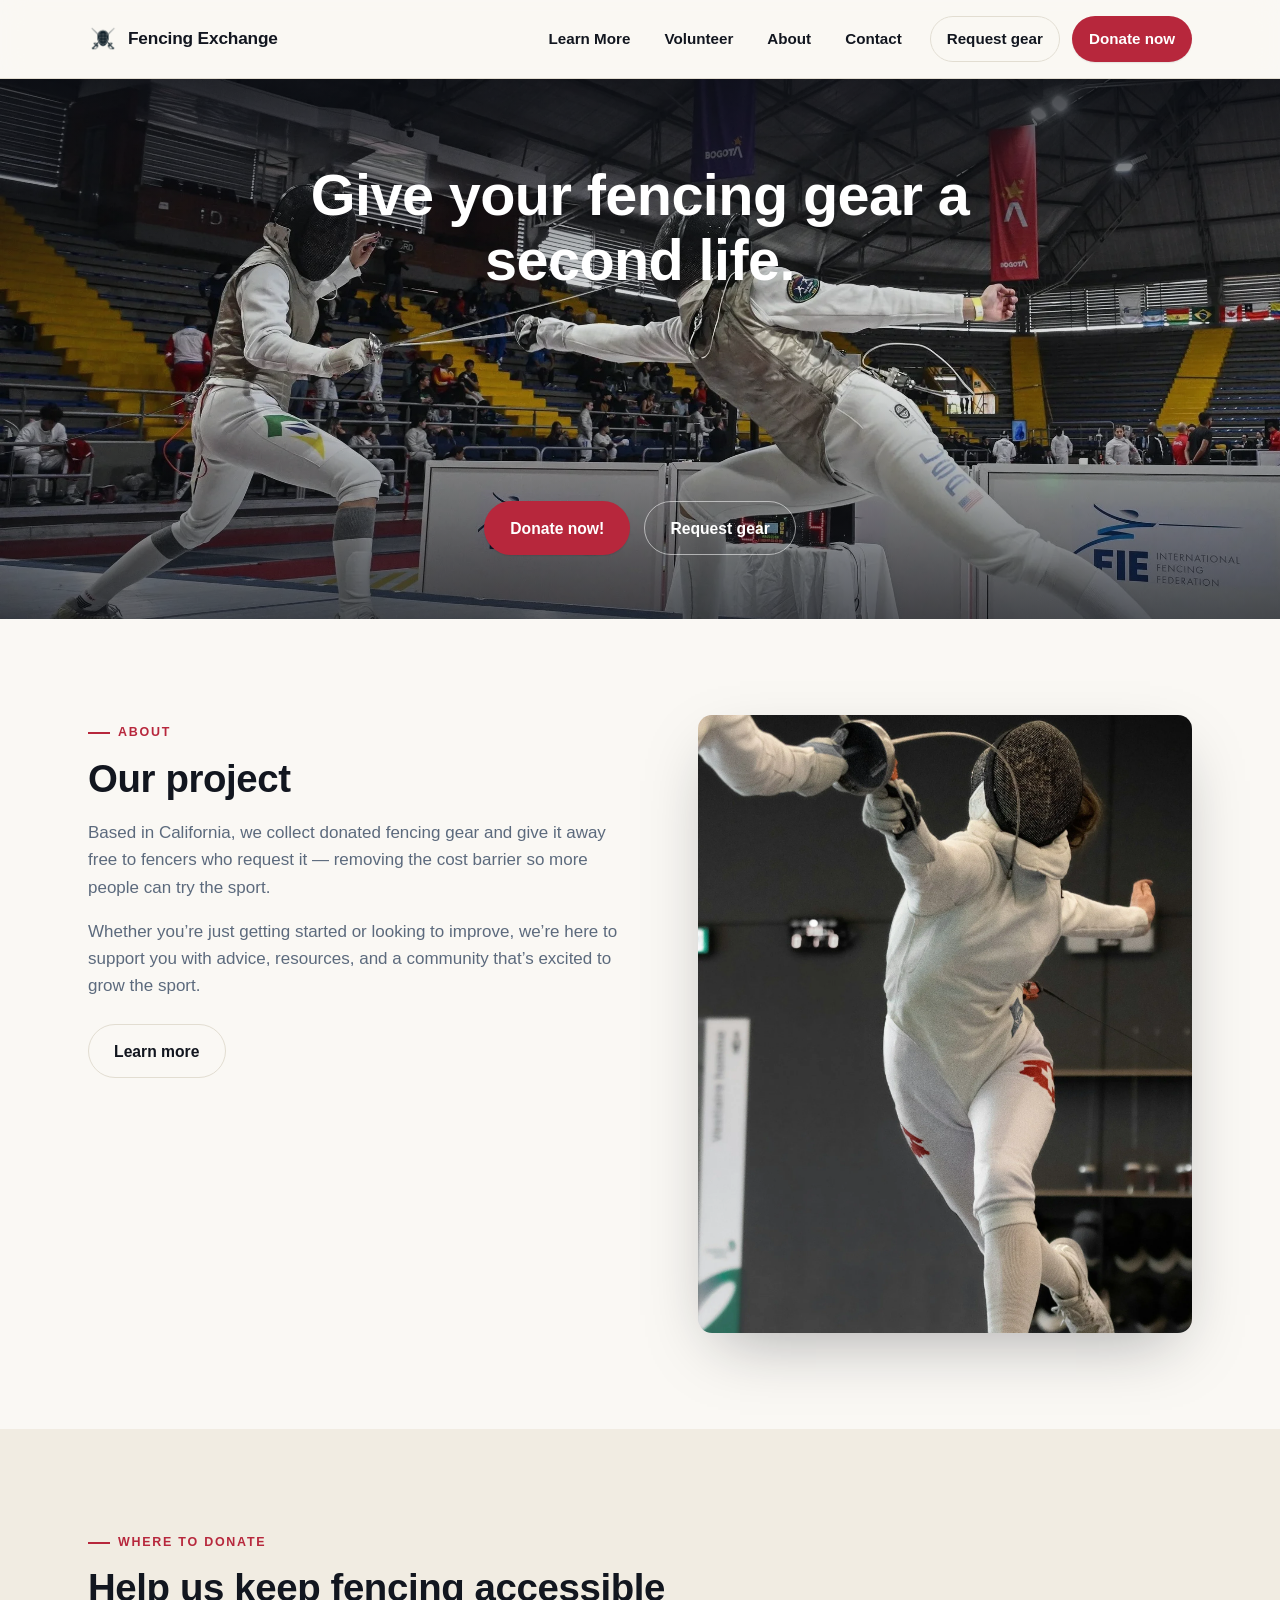
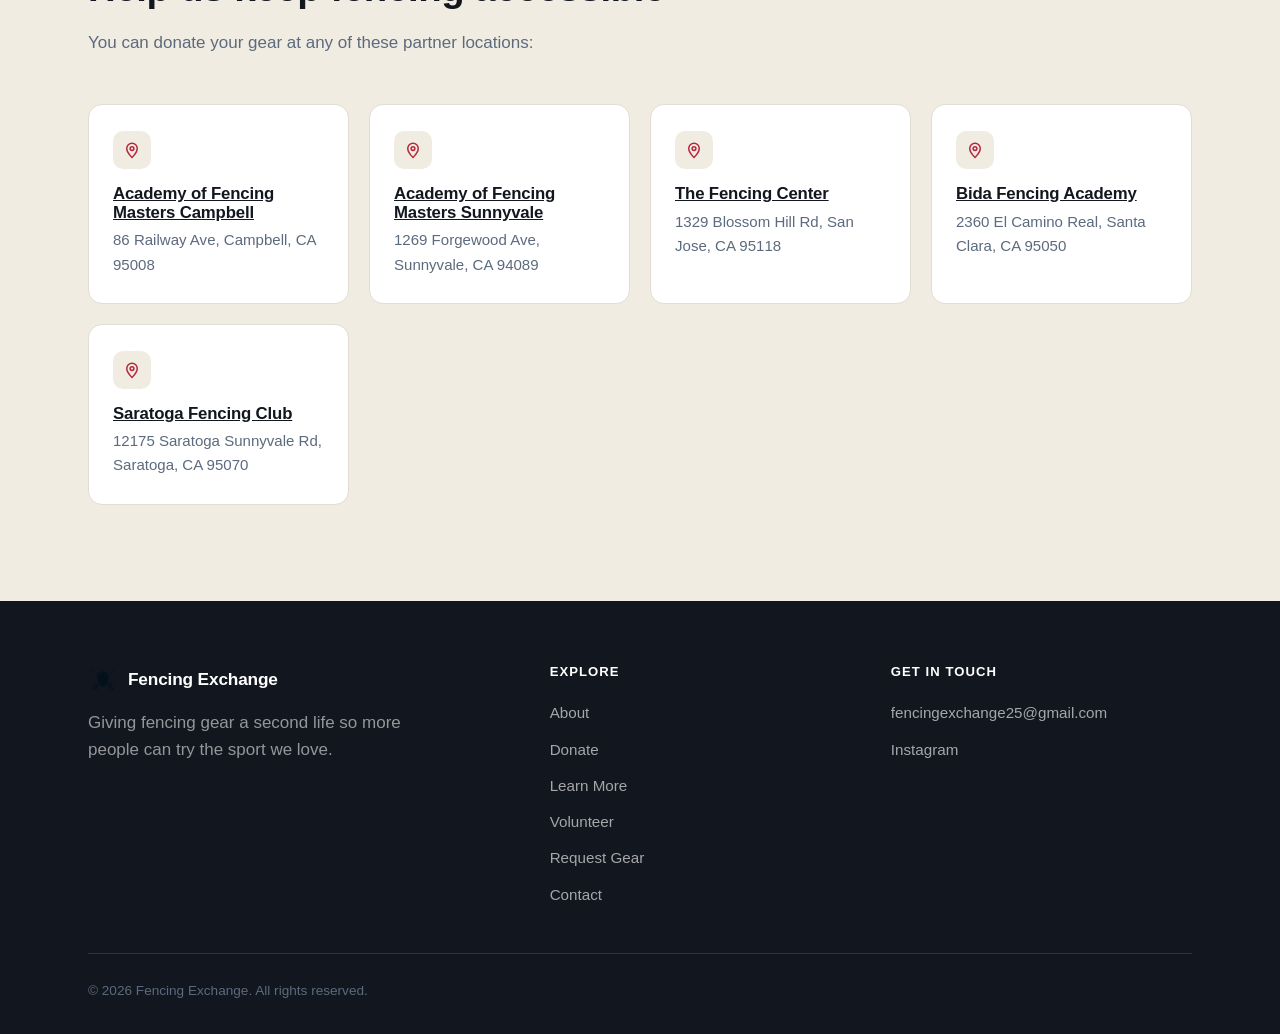
<file: index.html>
<!DOCTYPE html>
<html lang="en">
<head>
<meta charset="UTF-8">
<meta name="viewport" content="width=device-width, initial-scale=1.0">
<title>Fencing Exchange | Free Fencing Gear</title>
<meta name="description" content="We collect donated fencing gear and give it away free to fencers who request it - removing the cost barrier so more people can try fencing. Request gear or donate today.">
<link rel="icon" type="image/png" href="images/favicon.png">
<link rel="stylesheet" href="css/style.css">
<!-- Google tag (gtag.js) -->
<script async src="https://www.googletagmanager.com/gtag/js?id=G-BZ4P0M7RHP"></script>
<script>
  window.dataLayer = window.dataLayer || [];
  function gtag(){dataLayer.push(arguments);}
  gtag('js', new Date());

  gtag('config', 'G-BZ4P0M7RHP');
</script>
</head>
<body>

<header class="site-header">
  <div class="wrap header-inner">
    <a class="logo" href="index.html">
      <img src="images/favicon.png" alt="" width="30" height="30">
      Fencing Exchange
    </a>

    <button class="nav-toggle" id="navToggle" aria-label="Toggle menu" aria-expanded="false">
      <span></span><span></span><span></span>
    </button>

    <nav class="main-nav" id="mainNav">
      <a href="learn-more.html">Learn More</a>
      <a href="volunteer.html">Volunteer</a>
      <a href="about.html">About</a>
      <a href="contact.html">Contact</a>
      <a class="btn btn-outline" href="request-gear.html">Request&nbsp;gear</a>
      <a class="btn btn-primary" href="donate.html">Donate&nbsp;now</a>
    </nav>
  </div>
</header>

<main>

  <section class="hero">
    <div class="hero-media">
      <img src="images/hero-fencing.webp" alt="Two fencers competing in a bout at an international fencing tournament">
    </div>
    <div class="wrap hero-inner">
      <h1>Give your fencing gear a second life.</h1>
      <div class="hero-actions">
        <a class="btn btn-primary" href="donate.html">Donate now!</a>
        <a class="btn btn-ghost" href="request-gear.html">Request gear</a>
      </div>
    </div>
  </section>

  <section id="about" class="section">
    <div class="wrap split">
      <div class="split-copy reveal">
        <span class="eyebrow">About</span>
        <h2>Our project</h2>
        <p>Based in California, we collect donated fencing gear and give it away free to fencers who request it &mdash; removing the cost barrier so more people can try the sport.</p>
        <p>Whether you&rsquo;re just getting started or looking to improve, we&rsquo;re here to support you with advice, resources, and a community that&rsquo;s excited to grow the sport.</p>
        <a class="btn btn-outline" href="learn-more.html">Learn more</a>
      </div>
      <div class="split-media reveal">
        <img src="images/fencing-volunteer.webp" alt="A fencer mid-lunge during a competitive bout">
      </div>
    </div>
  </section>

  <section id="donate" class="section section-alt">
    <div class="wrap">
      <div class="section-head reveal">
        <span class="eyebrow">Where to donate</span>
        <h2>Help us keep fencing accessible</h2>
        <p>You can donate your gear at any of these partner locations:</p>
      </div>
      <div class="locations-grid reveal">
        <a class="location-card" href="https://www.google.com/maps/search/?api=1&query=86+Railway+Ave%2C+Campbell%2C+CA+95008" target="_blank" rel="noopener">
          <div class="pin">
            <svg width="18" height="18" viewBox="0 0 24 24" fill="none" stroke="currentColor" stroke-width="2"><path d="M12 22s7-7.05 7-12a7 7 0 1 0-14 0c0 4.95 7 12 7 12Z"/><circle cx="12" cy="10" r="2.5"/></svg>
          </div>
          <h3>Academy of Fencing Masters Campbell</h3>
          <p>86 Railway Ave, Campbell, CA 95008</p>
        </a>
        <a class="location-card" href="https://www.google.com/maps/search/?api=1&query=1269+Forgewood+Ave%2C+Sunnyvale%2C+CA+94089" target="_blank" rel="noopener">
          <div class="pin">
            <svg width="18" height="18" viewBox="0 0 24 24" fill="none" stroke="currentColor" stroke-width="2"><path d="M12 22s7-7.05 7-12a7 7 0 1 0-14 0c0 4.95 7 12 7 12Z"/><circle cx="12" cy="10" r="2.5"/></svg>
          </div>
          <h3>Academy of Fencing Masters Sunnyvale</h3>
          <p>1269 Forgewood Ave, Sunnyvale, CA 94089</p>
        </a>
        <a class="location-card" href="https://www.google.com/maps/search/?api=1&query=1329+Blossom+Hill+Rd%2C+San+Jose%2C+CA+95118" target="_blank" rel="noopener">
          <div class="pin">
            <svg width="18" height="18" viewBox="0 0 24 24" fill="none" stroke="currentColor" stroke-width="2"><path d="M12 22s7-7.05 7-12a7 7 0 1 0-14 0c0 4.95 7 12 7 12Z"/><circle cx="12" cy="10" r="2.5"/></svg>
          </div>
          <h3>The Fencing Center</h3>
          <p>1329 Blossom Hill Rd, San Jose, CA 95118</p>
        </a>
        <a class="location-card" href="https://www.google.com/maps/search/?api=1&query=2360+El+Camino+Real%2C+Santa+Clara%2C+CA+95050" target="_blank" rel="noopener">
          <div class="pin">
            <svg width="18" height="18" viewBox="0 0 24 24" fill="none" stroke="currentColor" stroke-width="2"><path d="M12 22s7-7.05 7-12a7 7 0 1 0-14 0c0 4.95 7 12 7 12Z"/><circle cx="12" cy="10" r="2.5"/></svg>
          </div>
          <h3>Bida Fencing Academy</h3>
          <p>2360 El Camino Real, Santa Clara, CA 95050</p>
        </a>
        <a class="location-card" href="https://www.google.com/maps/search/?api=1&query=12175+Saratoga+Sunnyvale+Rd%2C+Saratoga%2C+CA+95070" target="_blank" rel="noopener">
          <div class="pin">
            <svg width="18" height="18" viewBox="0 0 24 24" fill="none" stroke="currentColor" stroke-width="2"><path d="M12 22s7-7.05 7-12a7 7 0 1 0-14 0c0 4.95 7 12 7 12Z"/><circle cx="12" cy="10" r="2.5"/></svg>
          </div>
          <h3>Saratoga Fencing Club</h3>
          <p>12175 Saratoga Sunnyvale Rd, Saratoga, CA 95070</p>
        </a>
      </div>
    </div>
  </section>


</main>

<footer class="site-footer">
  <div class="wrap">
    <div class="footer-inner">
      <div class="footer-brand">
        <a class="logo" href="index.html">
          <img src="images/favicon.png" alt="" width="30" height="30">
          Fencing Exchange
        </a>
        <p>Giving fencing gear a second life so more people can try the sport we love.</p>
      </div>
      <div class="footer-col">
        <h4>Explore</h4>
        <a href="about.html">About</a>
        <a href="donate.html">Donate</a>
        <a href="learn-more.html">Learn More</a>
        <a href="volunteer.html">Volunteer</a>
        <a href="request-gear.html">Request Gear</a>
        <a href="contact.html">Contact</a>
      </div>
      <div class="footer-col">
        <h4>Get in touch</h4>
        <a href="mailto:fencingexchange25@gmail.com">fencingexchange25@gmail.com</a>
        <a href="https://www.instagram.com/fencingexchange25/" target="_blank" rel="noopener">Instagram</a>
      </div>
    </div>
    <div class="footer-bottom">
      <p>&copy; <span id="year"></span> Fencing Exchange. All rights reserved.</p>
    </div>
  </div>
</footer>

<script src="js/script.js"></script>
</body>
</html>
</file>
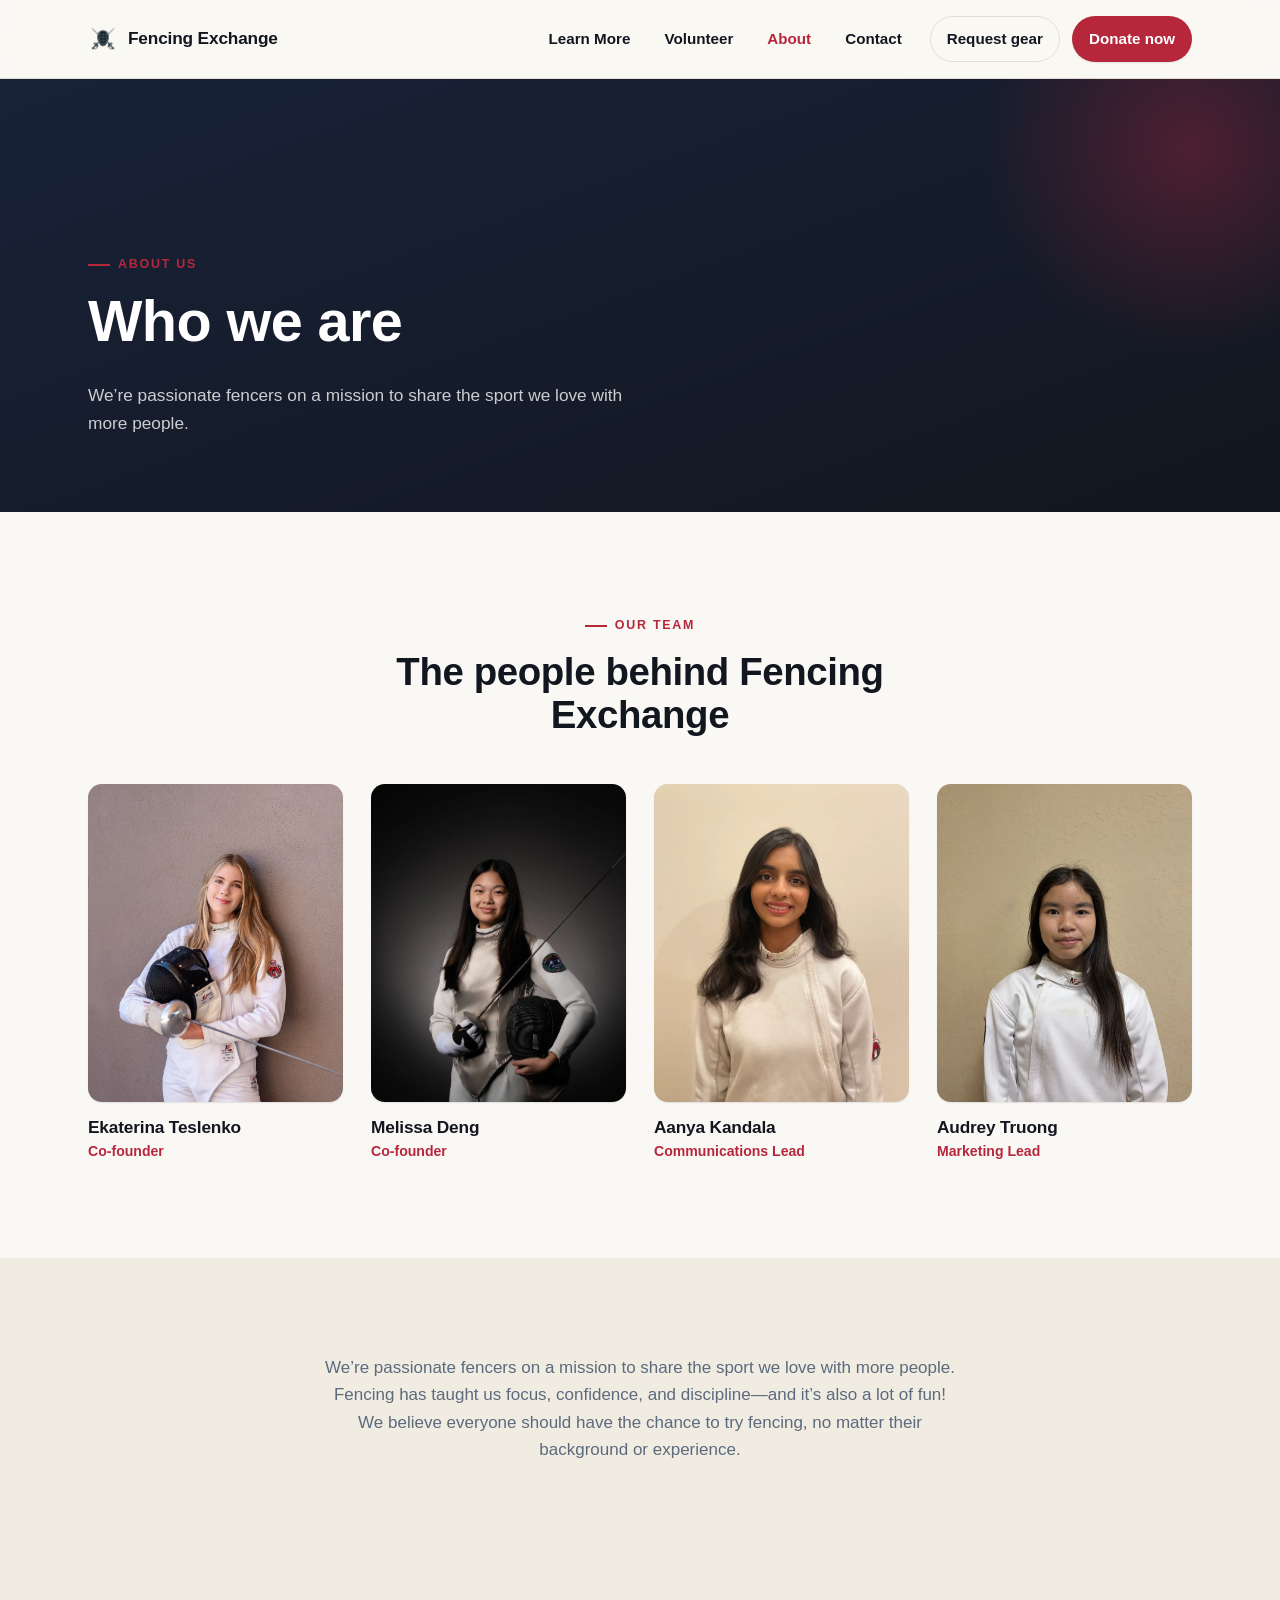
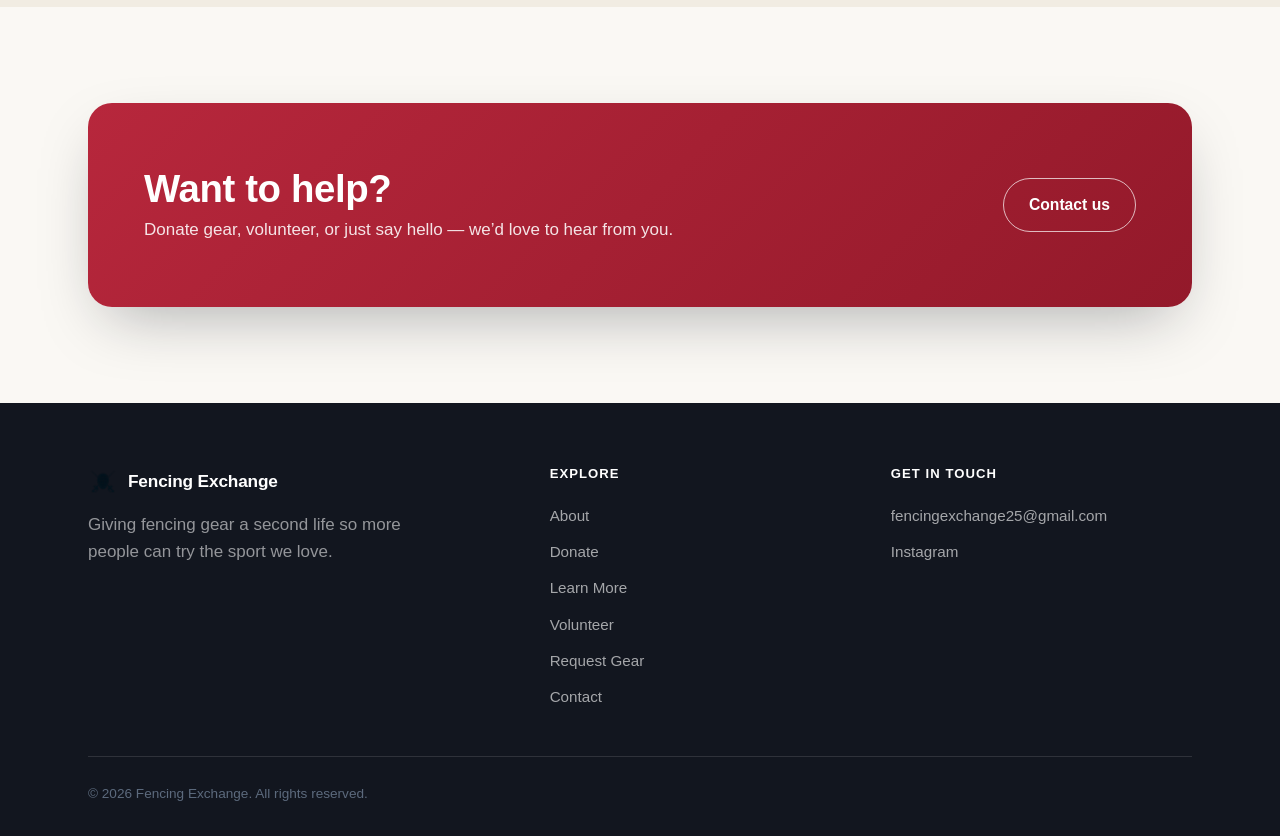
<file: about.html>
<!DOCTYPE html>
<html lang="en">
<head>
<meta charset="UTF-8">
<meta name="viewport" content="width=device-width, initial-scale=1.0">
<title>About | Meet the Team - Fencing Exchange</title>
<meta name="description" content="Meet the volunteers behind Fencing Exchange, a project that collects donated gear and gives it away free so more fencers can afford to play the sport.">
<link rel="icon" type="image/png" href="images/favicon.png">
<link rel="stylesheet" href="css/style.css">
<!-- Google tag (gtag.js) -->
<script async src="https://www.googletagmanager.com/gtag/js?id=G-BZ4P0M7RHP"></script>
<script>
  window.dataLayer = window.dataLayer || [];
  function gtag(){dataLayer.push(arguments);}
  gtag('js', new Date());

  gtag('config', 'G-BZ4P0M7RHP');
</script>
</head>
<body>

<header class="site-header">
  <div class="wrap header-inner">
    <a class="logo" href="index.html">
      <img src="images/favicon.png" alt="" width="30" height="30">
      Fencing Exchange
    </a>
    <button class="nav-toggle" id="navToggle" aria-label="Toggle menu" aria-expanded="false">
      <span></span><span></span><span></span>
    </button>
    <nav class="main-nav" id="mainNav">
      <a href="learn-more.html">Learn More</a>
      <a href="volunteer.html">Volunteer</a>
      <a href="about.html" class="is-active">About</a>
      <a href="contact.html">Contact</a>
      <a class="btn btn-outline" href="request-gear.html">Request&nbsp;gear</a>
      <a class="btn btn-primary" href="donate.html">Donate&nbsp;now</a>
    </nav>
  </div>
</header>

<main>

  <section class="page-hero">
    <div class="wrap">
      <span class="eyebrow">About us</span>
      <h1>Who we are</h1>
      <p class="lede">We&rsquo;re passionate fencers on a mission to share the sport we love with more people.</p>
    </div>
  </section>

  <section class="section">
    <div class="wrap">
      <div class="section-head center reveal">
        <span class="eyebrow">Our team</span>
        <h2>The people behind Fencing Exchange</h2>
      </div>
      <div class="team-grid reveal">
        <div class="team-card">
          <div class="team-photo">
            <img src="images/about-photo-1.webp" alt="Portrait of Ekaterina Teslenko in fencing gear">
          </div>
          <h3>Ekaterina Teslenko</h3>
          <p class="role">Co-founder</p>
        </div>
        <div class="team-card">
          <div class="team-photo">
            <img src="images/about-photo-2.webp" alt="Portrait of Melissa Deng in fencing gear">
          </div>
          <h3>Melissa Deng</h3>
          <p class="role">Co-founder</p>
        </div>
        <div class="team-card">
          <div class="team-photo">
            <img src="images/about-photo-3.webp" alt="Portrait of Aanya Kandala in fencing gear">
          </div>
          <h3>Aanya Kandala</h3>
          <p class="role">Communications Lead</p>
        </div>
        <div class="team-card">
          <div class="team-photo">
            <img src="images/about-photo-4.webp" alt="Portrait of Audrey Truong in fencing gear">
          </div>
          <h3>Audrey Truong</h3>
          <p class="role">Marketing Lead</p>
        </div>
      </div>
    </div>
  </section>

  <section class="section section-alt">
    <div class="wrap">
      <div class="section-head center reveal">
        <p>We&rsquo;re passionate fencers on a mission to share the sport we love with more people. Fencing has taught us focus, confidence, and discipline&mdash;and it&rsquo;s also a lot of fun! We believe everyone should have the chance to try fencing, no matter their background or experience.</p>
      </div>
    </div>
  </section>

  <section class="section">
    <div class="wrap">
      <div class="cta-banner reveal">
        <div>
          <h2>Want to help?</h2>
          <p>Donate gear, volunteer, or just say hello &mdash; we&rsquo;d love to hear from you.</p>
        </div>
        <a class="btn btn-ghost" href="contact.html">Contact us</a>
      </div>
    </div>
  </section>

</main>

<footer class="site-footer">
  <div class="wrap">
    <div class="footer-inner">
      <div class="footer-brand">
        <a class="logo" href="index.html">
          <img src="images/favicon.png" alt="" width="30" height="30">
          Fencing Exchange
        </a>
        <p>Giving fencing gear a second life so more people can try the sport we love.</p>
      </div>
      <div class="footer-col">
        <h4>Explore</h4>
        <a href="about.html">About</a>
        <a href="donate.html">Donate</a>
        <a href="learn-more.html">Learn More</a>
        <a href="volunteer.html">Volunteer</a>
        <a href="request-gear.html">Request Gear</a>
        <a href="contact.html">Contact</a>
      </div>
      <div class="footer-col">
        <h4>Get in touch</h4>
        <a href="mailto:fencingexchange25@gmail.com">fencingexchange25@gmail.com</a>
        <a href="https://www.instagram.com/fencingexchange25/" target="_blank" rel="noopener">Instagram</a>
      </div>
    </div>
    <div class="footer-bottom">
      <p>&copy; <span id="year"></span> Fencing Exchange. All rights reserved.</p>
    </div>
  </div>
</footer>

<script src="js/script.js"></script>
</body>
</html>
</file>
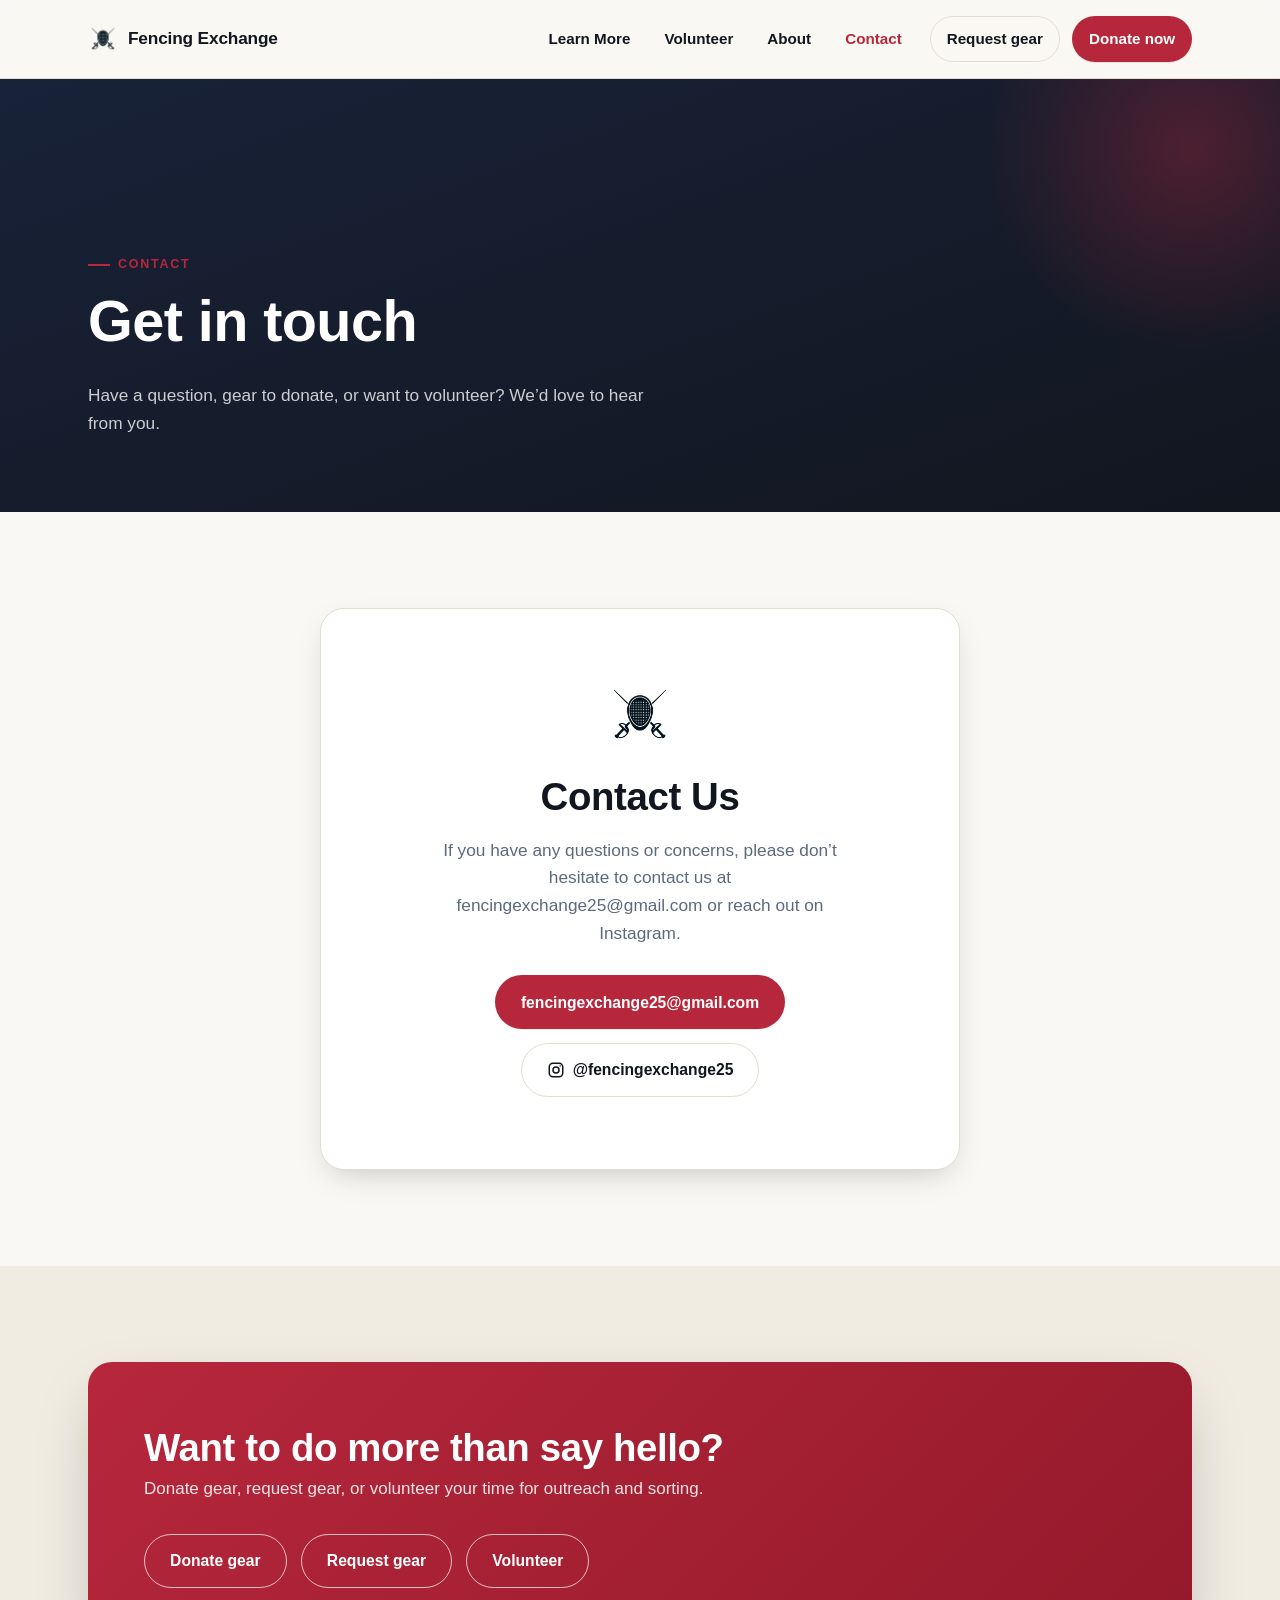
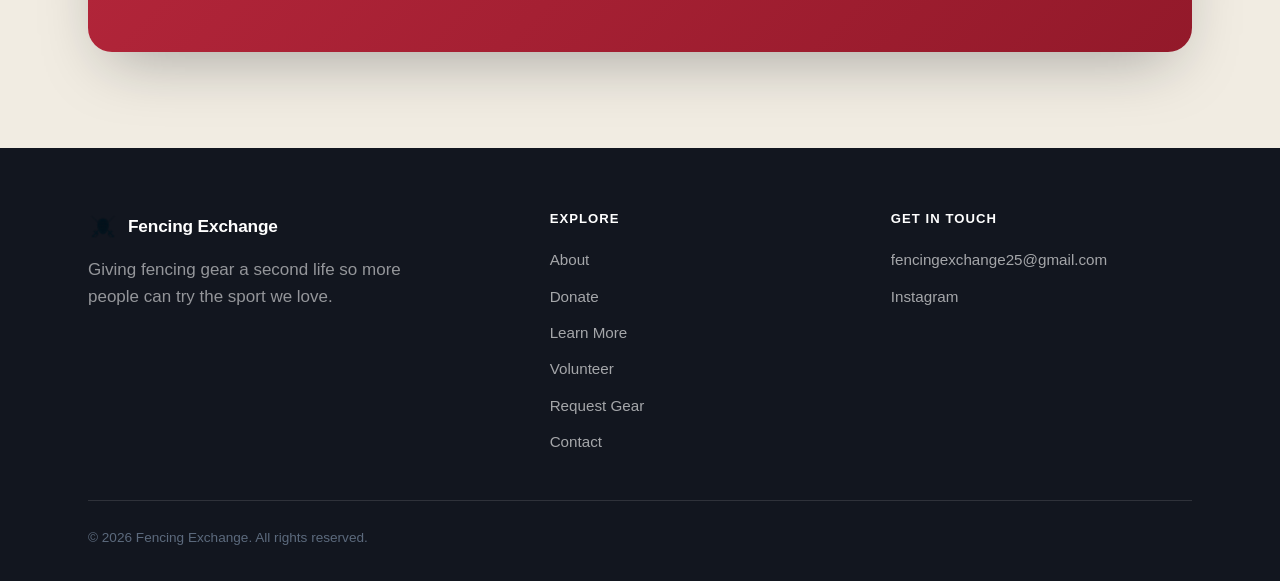
<file: contact.html>
<!DOCTYPE html>
<html lang="en">
<head>
<meta charset="UTF-8">
<meta name="viewport" content="width=device-width, initial-scale=1.0">
<title>Contact - Fencing Exchange</title>
<meta name="description" content="Questions about requesting free fencing gear, donating equipment, or volunteering? Email Fencing Exchange at fencingexchange25@gmail.com or message us on Instagram.">
<link rel="icon" type="image/png" href="images/favicon.png">
<link rel="stylesheet" href="css/style.css">
<!-- Google tag (gtag.js) -->
<script async src="https://www.googletagmanager.com/gtag/js?id=G-BZ4P0M7RHP"></script>
<script>
  window.dataLayer = window.dataLayer || [];
  function gtag(){dataLayer.push(arguments);}
  gtag('js', new Date());

  gtag('config', 'G-BZ4P0M7RHP');
</script>
</head>
<body>

<header class="site-header">
  <div class="wrap header-inner">
    <a class="logo" href="index.html">
      <img src="images/favicon.png" alt="" width="30" height="30">
      Fencing Exchange
    </a>
    <button class="nav-toggle" id="navToggle" aria-label="Toggle menu" aria-expanded="false">
      <span></span><span></span><span></span>
    </button>
    <nav class="main-nav" id="mainNav">
      <a href="learn-more.html">Learn More</a>
      <a href="volunteer.html">Volunteer</a>
      <a href="about.html">About</a>
      <a href="contact.html" class="is-active">Contact</a>
      <a class="btn btn-outline" href="request-gear.html">Request&nbsp;gear</a>
      <a class="btn btn-primary" href="donate.html">Donate&nbsp;now</a>
    </nav>
  </div>
</header>

<main>

  <section class="page-hero">
    <div class="wrap">
      <span class="eyebrow">Contact</span>
      <h1>Get in touch</h1>
      <p class="lede">Have a question, gear to donate, or want to volunteer? We&rsquo;d love to hear from you.</p>
    </div>
  </section>

  <section class="section">
    <div class="wrap">
      <div class="contact-card reveal">
        <img class="contact-icon" src="images/contact-illustration.webp" alt="Fencing Exchange logo mark: a fencing mask with two crossed foils">
        <h2>Contact Us</h2>
        <p>If you have any questions or concerns, please don&rsquo;t hesitate to contact us at fencingexchange25@gmail.com or reach out on Instagram.</p>
        <div class="contact-links">
          <a class="btn btn-primary contact-email" href="mailto:fencingexchange25@gmail.com">fencingexchange25@gmail.com</a>
          <a class="btn btn-outline contact-instagram" href="https://www.instagram.com/fencingexchange25/" target="_blank" rel="noopener">
            <svg width="18" height="18" viewBox="0 0 24 24" fill="none" stroke="currentColor" stroke-width="2"><rect x="3" y="3" width="18" height="18" rx="5"/><circle cx="12" cy="12" r="4"/><circle cx="17.5" cy="6.5" r="1" fill="currentColor" stroke="none"/></svg>
            @fencingexchange25
          </a>
        </div>
      </div>
    </div>
  </section>

  <section class="section section-alt">
    <div class="wrap">
      <div class="cta-banner reveal">
        <div>
          <h2>Want to do more than say hello?</h2>
          <p>Donate gear, request gear, or volunteer your time for outreach and sorting.</p>
        </div>
        <div class="hero-actions">
          <a class="btn btn-ghost" href="donate.html">Donate gear</a>
          <a class="btn btn-ghost" href="request-gear.html">Request gear</a>
          <a class="btn btn-ghost" href="volunteer.html">Volunteer</a>
        </div>
      </div>
    </div>
  </section>

</main>

<footer class="site-footer">
  <div class="wrap">
    <div class="footer-inner">
      <div class="footer-brand">
        <a class="logo" href="index.html">
          <img src="images/favicon.png" alt="" width="30" height="30">
          Fencing Exchange
        </a>
        <p>Giving fencing gear a second life so more people can try the sport we love.</p>
      </div>
      <div class="footer-col">
        <h4>Explore</h4>
        <a href="about.html">About</a>
        <a href="donate.html">Donate</a>
        <a href="learn-more.html">Learn More</a>
        <a href="volunteer.html">Volunteer</a>
        <a href="request-gear.html">Request Gear</a>
        <a href="contact.html">Contact</a>
      </div>
      <div class="footer-col">
        <h4>Get in touch</h4>
        <a href="mailto:fencingexchange25@gmail.com">fencingexchange25@gmail.com</a>
        <a href="https://www.instagram.com/fencingexchange25/" target="_blank" rel="noopener">Instagram</a>
      </div>
    </div>
    <div class="footer-bottom">
      <p>&copy; <span id="year"></span> Fencing Exchange. All rights reserved.</p>
    </div>
  </div>
</footer>

<script src="js/script.js"></script>
</body>
</html>
</file>
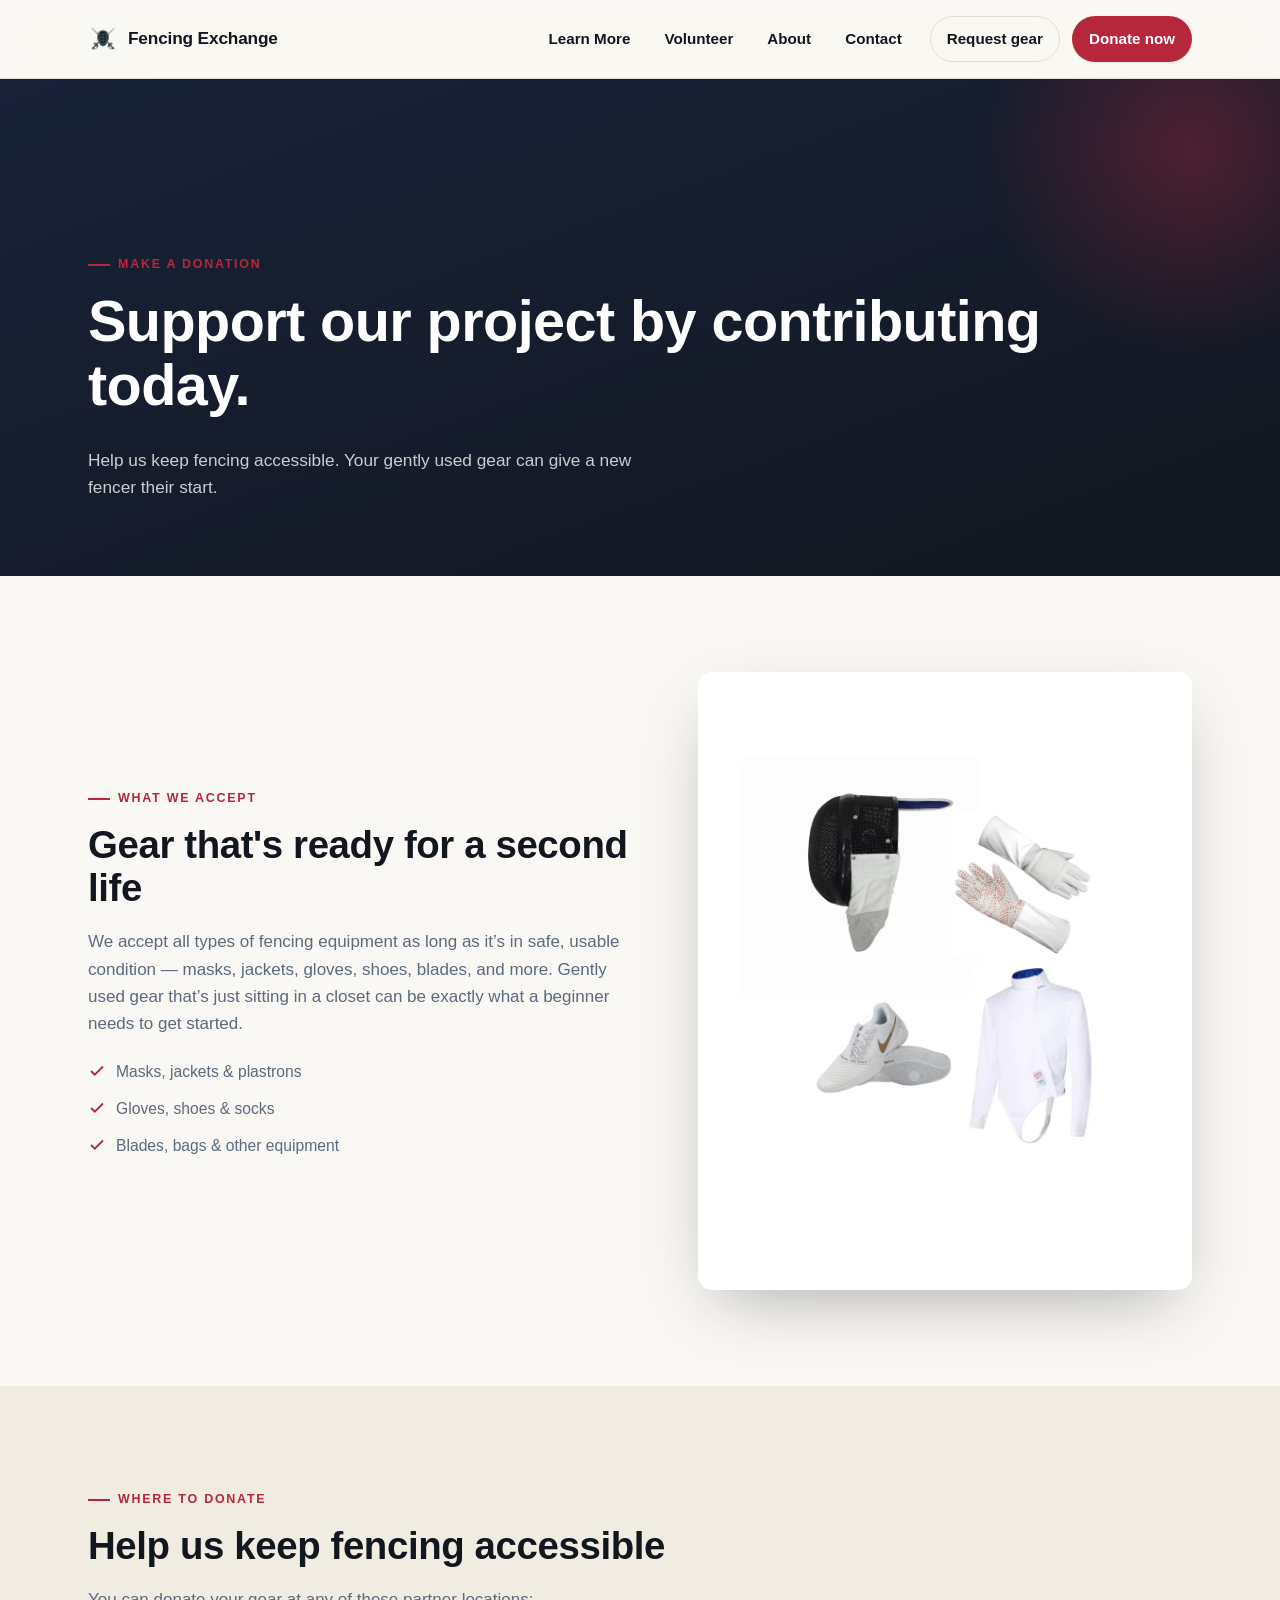
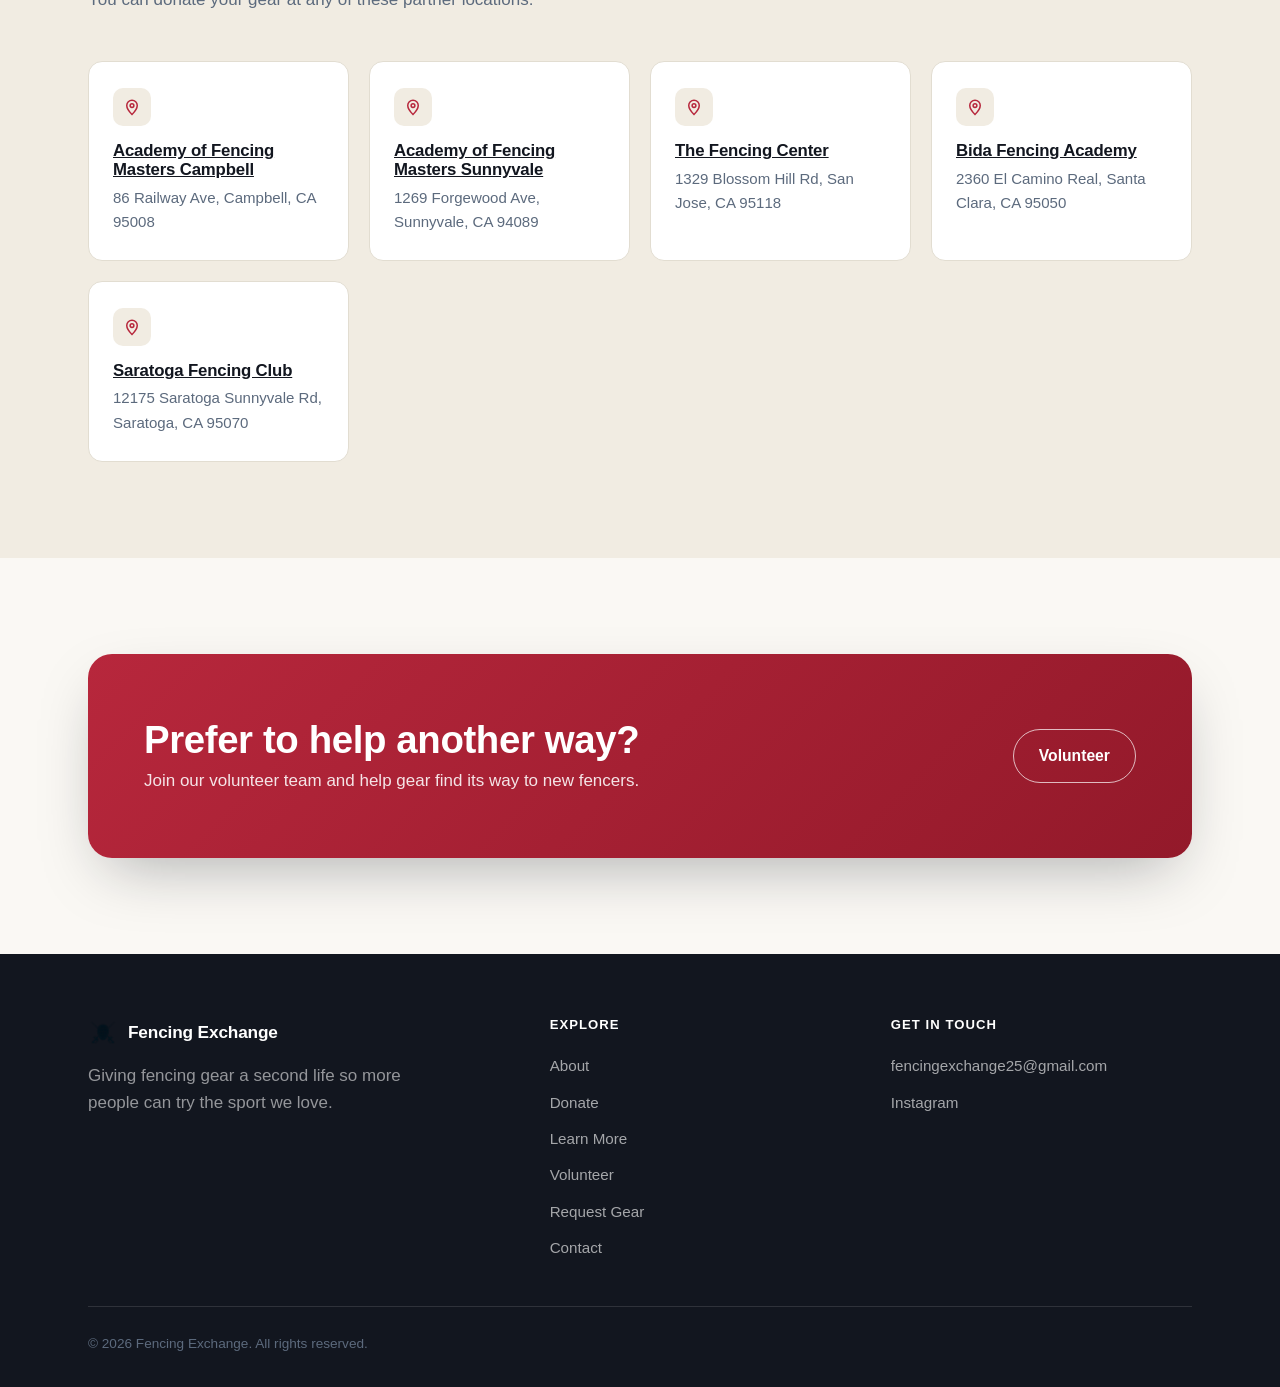
<file: donate.html>
<!DOCTYPE html>
<html lang="en">
<head>
<meta charset="UTF-8">
<meta name="viewport" content="width=device-width, initial-scale=1.0">
<title>Donate &mdash; Fencing Exchange</title>
<meta name="description" content="Donate your gently used fencing gear at one of our partner club locations so we can give it away free to fellow fencers.">
<link rel="icon" type="image/png" href="images/favicon.png">
<link rel="stylesheet" href="css/style.css">
<!-- Google tag (gtag.js) -->
<script async src="https://www.googletagmanager.com/gtag/js?id=G-BZ4P0M7RHP"></script>
<script>
  window.dataLayer = window.dataLayer || [];
  function gtag(){dataLayer.push(arguments);}
  gtag('js', new Date());

  gtag('config', 'G-BZ4P0M7RHP');
</script>
</head>
<body>

<header class="site-header">
  <div class="wrap header-inner">
    <a class="logo" href="index.html">
      <img src="images/favicon.png" alt="" width="30" height="30">
      Fencing Exchange
    </a>
    <button class="nav-toggle" id="navToggle" aria-label="Toggle menu" aria-expanded="false">
      <span></span><span></span><span></span>
    </button>
    <nav class="main-nav" id="mainNav">
      <a href="learn-more.html">Learn More</a>
      <a href="volunteer.html">Volunteer</a>
      <a href="about.html">About</a>
      <a href="contact.html">Contact</a>
      <a class="btn btn-outline" href="request-gear.html">Request&nbsp;gear</a>
      <a class="btn btn-primary" href="donate.html">Donate&nbsp;now</a>
    </nav>
  </div>
</header>

<main>

  <section class="page-hero">
    <div class="wrap">
      <span class="eyebrow">Make a donation</span>
      <h1>Support our project by contributing today.</h1>
      <p class="lede">Help us keep fencing accessible. Your gently used gear can give a new fencer their start.</p>
    </div>
  </section>

  <section class="section">
    <div class="wrap split">
      <div class="split-copy reveal">
        <span class="eyebrow">What we accept</span>
        <h2>Gear that's ready for a second life</h2>
        <p>We accept all types of fencing equipment as long as it&rsquo;s in safe, usable condition &mdash; masks, jackets, gloves, shoes, blades, and more. Gently used gear that&rsquo;s just sitting in a closet can be exactly what a beginner needs to get started.</p>
        <ul class="check-list">
          <li>
            <svg width="18" height="18" viewBox="0 0 24 24" fill="none" stroke="currentColor" stroke-width="2.4"><path d="M20 6 9 17l-5-5"/></svg>
            Masks, jackets &amp; plastrons
          </li>
          <li>
            <svg width="18" height="18" viewBox="0 0 24 24" fill="none" stroke="currentColor" stroke-width="2.4"><path d="M20 6 9 17l-5-5"/></svg>
            Gloves, shoes &amp; socks
          </li>
          <li>
            <svg width="18" height="18" viewBox="0 0 24 24" fill="none" stroke="currentColor" stroke-width="2.4"><path d="M20 6 9 17l-5-5"/></svg>
            Blades, bags &amp; other equipment
          </li>
        </ul>
      </div>
      <div class="split-media reveal">
        <img src="images/donate-preview.webp" alt="A collection of fencing gear including a mask, gloves, shoes, and jacket ready for donation" style="object-fit:contain; background:#fff; padding:24px;">
      </div>
    </div>
  </section>

  <section id="locations" class="section section-alt">
    <div class="wrap">
      <div class="section-head reveal">
        <span class="eyebrow">Where to donate</span>
        <h2>Help us keep fencing accessible</h2>
        <p>You can donate your gear at any of these partner locations:</p>
      </div>
      <div class="locations-grid reveal">
        <a class="location-card" href="https://www.google.com/maps/search/?api=1&query=86+Railway+Ave%2C+Campbell%2C+CA+95008" target="_blank" rel="noopener">
          <div class="pin">
            <svg width="18" height="18" viewBox="0 0 24 24" fill="none" stroke="currentColor" stroke-width="2"><path d="M12 22s7-7.05 7-12a7 7 0 1 0-14 0c0 4.95 7 12 7 12Z"/><circle cx="12" cy="10" r="2.5"/></svg>
          </div>
          <h3>Academy of Fencing Masters Campbell</h3>
          <p>86 Railway Ave, Campbell, CA 95008</p>
        </a>
        <a class="location-card" href="https://www.google.com/maps/search/?api=1&query=1269+Forgewood+Ave%2C+Sunnyvale%2C+CA+94089" target="_blank" rel="noopener">
          <div class="pin">
            <svg width="18" height="18" viewBox="0 0 24 24" fill="none" stroke="currentColor" stroke-width="2"><path d="M12 22s7-7.05 7-12a7 7 0 1 0-14 0c0 4.95 7 12 7 12Z"/><circle cx="12" cy="10" r="2.5"/></svg>
          </div>
          <h3>Academy of Fencing Masters Sunnyvale</h3>
          <p>1269 Forgewood Ave, Sunnyvale, CA 94089</p>
        </a>
        <a class="location-card" href="https://www.google.com/maps/search/?api=1&query=1329+Blossom+Hill+Rd%2C+San+Jose%2C+CA+95118" target="_blank" rel="noopener">
          <div class="pin">
            <svg width="18" height="18" viewBox="0 0 24 24" fill="none" stroke="currentColor" stroke-width="2"><path d="M12 22s7-7.05 7-12a7 7 0 1 0-14 0c0 4.95 7 12 7 12Z"/><circle cx="12" cy="10" r="2.5"/></svg>
          </div>
          <h3>The Fencing Center</h3>
          <p>1329 Blossom Hill Rd, San Jose, CA 95118</p>
        </a>
        <a class="location-card" href="https://www.google.com/maps/search/?api=1&query=2360+El+Camino+Real%2C+Santa+Clara%2C+CA+95050" target="_blank" rel="noopener">
          <div class="pin">
            <svg width="18" height="18" viewBox="0 0 24 24" fill="none" stroke="currentColor" stroke-width="2"><path d="M12 22s7-7.05 7-12a7 7 0 1 0-14 0c0 4.95 7 12 7 12Z"/><circle cx="12" cy="10" r="2.5"/></svg>
          </div>
          <h3>Bida Fencing Academy</h3>
          <p>2360 El Camino Real, Santa Clara, CA 95050</p>
        </a>
        <a class="location-card" href="https://www.google.com/maps/search/?api=1&query=12175+Saratoga+Sunnyvale+Rd%2C+Saratoga%2C+CA+95070" target="_blank" rel="noopener">
          <div class="pin">
            <svg width="18" height="18" viewBox="0 0 24 24" fill="none" stroke="currentColor" stroke-width="2"><path d="M12 22s7-7.05 7-12a7 7 0 1 0-14 0c0 4.95 7 12 7 12Z"/><circle cx="12" cy="10" r="2.5"/></svg>
          </div>
          <h3>Saratoga Fencing Club</h3>
          <p>12175 Saratoga Sunnyvale Rd, Saratoga, CA 95070</p>
        </a>
      </div>
    </div>
  </section>

  <section class="section">
    <div class="wrap">
      <div class="cta-banner reveal">
        <div>
          <h2>Prefer to help another way?</h2>
          <p>Join our volunteer team and help gear find its way to new fencers.</p>
        </div>
        <a class="btn btn-ghost" href="volunteer.html">Volunteer</a>
      </div>
    </div>
  </section>

</main>

<footer class="site-footer">
  <div class="wrap">
    <div class="footer-inner">
      <div class="footer-brand">
        <a class="logo" href="index.html">
          <img src="images/favicon.png" alt="" width="30" height="30">
          Fencing Exchange
        </a>
        <p>Giving fencing gear a second life so more people can try the sport we love.</p>
      </div>
      <div class="footer-col">
        <h4>Explore</h4>
        <a href="about.html">About</a>
        <a href="donate.html">Donate</a>
        <a href="learn-more.html">Learn More</a>
        <a href="volunteer.html">Volunteer</a>
        <a href="request-gear.html">Request Gear</a>
        <a href="contact.html">Contact</a>
      </div>
      <div class="footer-col">
        <h4>Get in touch</h4>
        <a href="mailto:fencingexchange25@gmail.com">fencingexchange25@gmail.com</a>
        <a href="https://www.instagram.com/fencingexchange25/" target="_blank" rel="noopener">Instagram</a>
      </div>
    </div>
    <div class="footer-bottom">
      <p>&copy; <span id="year"></span> Fencing Exchange. All rights reserved.</p>
    </div>
  </div>
</footer>

<script src="js/script.js"></script>
</body>
</html>
</file>
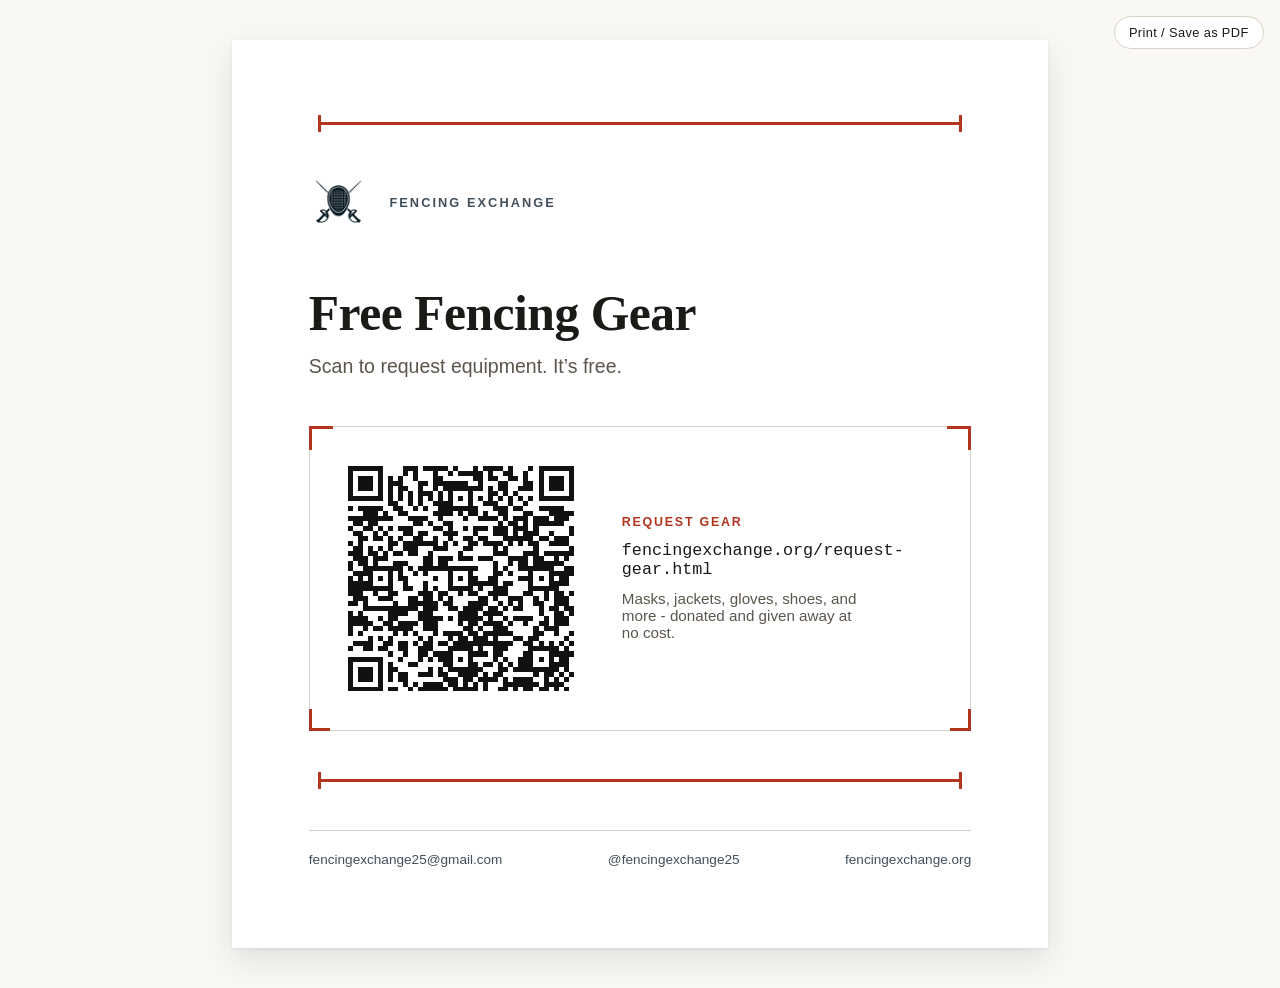
<file: flyer.html>
<!DOCTYPE html>
<html lang="en">
<head>
<meta charset="UTF-8">
<meta name="viewport" content="width=device-width, initial-scale=1.0">
<title>Fencing Exchange - Request Gear Flyer</title>
<link rel="icon" type="image/png" href="images/favicon.png">
<style>
  :root {
    --bg: #faf8f4;
    --surface: #ffffff;
    --ink: #1c1a17;
    --ink-muted: #5b554c;
    --accent: #b3351f;
    --accent-contrast: #fff8f3;
    --steel: #41505c;
    --line: #d8d2c6;
  }
  @media (prefers-color-scheme: dark) {
    :root:not([data-theme="light"]) {
      --bg: #17140f;
      --surface: #201c16;
      --ink: #f3efe7;
      --ink-muted: #b9b2a4;
      --accent: #e2543a;
      --accent-contrast: #1c0a06;
      --steel: #93a7b4;
      --line: #35302a;
    }
  }
  :root[data-theme="dark"] {
    --bg: #17140f;
    --surface: #201c16;
    --ink: #f3efe7;
    --ink-muted: #b9b2a4;
    --accent: #e2543a;
    --accent-contrast: #1c0a06;
    --steel: #93a7b4;
    --line: #35302a;
  }

  * { box-sizing: border-box; }

  body {
    margin: 0;
    background: var(--bg);
    color: var(--ink);
    font-family: -apple-system, "Helvetica Neue", Arial, sans-serif;
    display: flex;
    justify-content: center;
    padding: 2.5rem 1rem;
  }

  .toolbar {
    position: fixed;
    top: 1rem;
    right: 1rem;
    display: flex;
    gap: 0.5rem;
  }
  .toolbar button {
    font: inherit;
    font-size: 0.8rem;
    letter-spacing: 0.03em;
    padding: 0.5rem 0.9rem;
    border-radius: 999px;
    border: 1px solid var(--line);
    background: var(--surface);
    color: var(--ink);
    cursor: pointer;
  }
  .toolbar button:hover { border-color: var(--steel); }

  .page {
    width: 8.5in;
    max-width: 100%;
    background: var(--surface);
    color: var(--ink);
    padding: 0.85in 0.8in;
    box-shadow: 0 1px 3px rgba(0,0,0,0.08), 0 12px 32px rgba(0,0,0,0.10);
    display: flex;
    flex-direction: column;
    gap: 0.5in;
  }

  .strip-line {
    position: relative;
    height: 3px;
    background: var(--accent);
    margin: 0 0.1in;
  }
  .strip-line::before,
  .strip-line::after {
    content: "";
    position: absolute;
    top: -7px;
    width: 3px;
    height: 17px;
    background: var(--accent);
  }
  .strip-line::before { left: 0; }
  .strip-line::after { right: 0; }

  header.flyer-head {
    display: flex;
    align-items: center;
    gap: 0.22in;
  }
  header.flyer-head img {
    width: 0.62in;
    height: 0.62in;
    border-radius: 14%;
    flex-shrink: 0;
  }
  .eyebrow {
    font-size: 0.8rem;
    font-weight: 600;
    letter-spacing: 0.16em;
    text-transform: uppercase;
    color: var(--steel);
  }

  .pitch h1 {
    font-family: Georgia, "Iowan Old Style", "Palatino Linotype", "Book Antiqua", serif;
    font-size: 3.1rem;
    line-height: 1.05;
    margin: 0.08in 0 0;
    text-wrap: balance;
    letter-spacing: -0.01em;
  }
  .pitch p {
    margin: 0.16in 0 0;
    font-size: 1.22rem;
    color: var(--ink-muted);
    max-width: 34ch;
  }

  .scan-block {
    display: flex;
    align-items: center;
    gap: 0.5in;
    padding: 0.4in;
    border: 1px solid var(--line);
    position: relative;
  }
  .scan-block::before,
  .scan-block::after,
  .scan-block .tick-br,
  .scan-block .tick-bl {
    content: "";
    position: absolute;
    width: 0.22in;
    height: 0.22in;
    border-color: var(--accent);
    border-style: solid;
    border-width: 0;
  }
  .scan-block::before { top: -1px; left: -1px; border-top-width: 3px; border-left-width: 3px; }
  .scan-block::after { top: -1px; right: -1px; border-top-width: 3px; border-right-width: 3px; }
  .scan-block .tick-bl { bottom: -1px; left: -1px; border-bottom-width: 3px; border-left-width: 3px; }
  .scan-block .tick-br { bottom: -1px; right: -1px; border-bottom-width: 3px; border-right-width: 3px; }

  .qr-wrap { width: 2.35in; height: 2.35in; flex-shrink: 0; }
  .qr-wrap svg { width: 100%; height: 100%; display: block; }

  .scan-copy { display: flex; flex-direction: column; gap: 0.12in; }
  .scan-copy .label {
    font-size: 0.78rem;
    font-weight: 600;
    letter-spacing: 0.14em;
    text-transform: uppercase;
    color: var(--accent);
  }
  .scan-copy .url {
    font-family: "SF Mono", ui-monospace, "Courier New", monospace;
    font-size: 1.05rem;
    font-variant-numeric: tabular-nums;
    color: var(--ink);
    word-break: break-word;
  }
  .scan-copy .note {
    font-size: 0.95rem;
    color: var(--ink-muted);
    max-width: 28ch;
  }

  footer.flyer-foot {
    display: flex;
    justify-content: space-between;
    align-items: baseline;
    font-size: 0.85rem;
    color: var(--steel);
    border-top: 1px solid var(--line);
    padding-top: 0.22in;
  }

  @media print {
    .toolbar { display: none; }
    body { padding: 0; background: #fff; }
    .page {
      width: auto;
      box-shadow: none;
      margin: 0;
      background: #fff;
      color: #1c1a17;
    }
    .strip-line, .strip-line::before, .strip-line::after { background: #b3351f; }
    .eyebrow, footer.flyer-foot { color: #41505c; }
    .scan-block { border-color: #d8d2c6; }
    .scan-block::before, .scan-block::after, .scan-block .tick-bl, .scan-block .tick-br { border-color: #b3351f; }
    .scan-copy .label { color: #b3351f; }
    .pitch p, .scan-copy .note { color: #5b554c; }
    @page { size: letter; margin: 0; }
  }
</style>

</head>
<body>
<div class="toolbar"><button onclick="window.print()">Print / Save as PDF</button></div>

<div class="page">
  <div class="strip-line"></div>

  <header class="flyer-head">
    <img src="[data-uri]" alt="Fencing Exchange logo">
    <span class="eyebrow">Fencing Exchange</span>
  </header>

  <div class="pitch">
    <h1>Free Fencing Gear</h1>
    <p>Scan to request equipment. It&rsquo;s free.</p>
  </div>

  <div class="scan-block">
    <span class="tick-bl"></span><span class="tick-br"></span>
    <div class="qr-wrap">
      <svg viewBox="0 0 360 360" xmlns="http://www.w3.org/2000/svg" shape-rendering="crispEdges"><rect width="360" height="360" fill="#ffffff"/><g fill="#111111"><rect x="0" y="0" width="8" height="8"/><rect x="8" y="0" width="8" height="8"/><rect x="16" y="0" width="8" height="8"/><rect x="24" y="0" width="8" height="8"/><rect x="32" y="0" width="8" height="8"/><rect x="40" y="0" width="8" height="8"/><rect x="48" y="0" width="8" height="8"/><rect x="88" y="0" width="8" height="8"/><rect x="96" y="0" width="8" height="8"/><rect x="104" y="0" width="8" height="8"/><rect x="120" y="0" width="8" height="8"/><rect x="128" y="0" width="8" height="8"/><rect x="136" y="0" width="8" height="8"/><rect x="144" y="0" width="8" height="8"/><rect x="152" y="0" width="8" height="8"/><rect x="168" y="0" width="8" height="8"/><rect x="200" y="0" width="8" height="8"/><rect x="216" y="0" width="8" height="8"/><rect x="224" y="0" width="8" height="8"/><rect x="232" y="0" width="8" height="8"/><rect x="240" y="0" width="8" height="8"/><rect x="256" y="0" width="8" height="8"/><rect x="288" y="0" width="8" height="8"/><rect x="304" y="0" width="8" height="8"/><rect x="312" y="0" width="8" height="8"/><rect x="320" y="0" width="8" height="8"/><rect x="328" y="0" width="8" height="8"/><rect x="336" y="0" width="8" height="8"/><rect x="344" y="0" width="8" height="8"/><rect x="352" y="0" width="8" height="8"/><rect x="0" y="8" width="8" height="8"/><rect x="48" y="8" width="8" height="8"/><rect x="88" y="8" width="8" height="8"/><rect x="104" y="8" width="8" height="8"/><rect x="136" y="8" width="8" height="8"/><rect x="160" y="8" width="8" height="8"/><rect x="176" y="8" width="8" height="8"/><rect x="184" y="8" width="8" height="8"/><rect x="192" y="8" width="8" height="8"/><rect x="200" y="8" width="8" height="8"/><rect x="208" y="8" width="8" height="8"/><rect x="224" y="8" width="8" height="8"/><rect x="248" y="8" width="8" height="8"/><rect x="256" y="8" width="8" height="8"/><rect x="280" y="8" width="8" height="8"/><rect x="304" y="8" width="8" height="8"/><rect x="352" y="8" width="8" height="8"/><rect x="0" y="16" width="8" height="8"/><rect x="16" y="16" width="8" height="8"/><rect x="24" y="16" width="8" height="8"/><rect x="32" y="16" width="8" height="8"/><rect x="48" y="16" width="8" height="8"/><rect x="64" y="16" width="8" height="8"/><rect x="80" y="16" width="8" height="8"/><rect x="104" y="16" width="8" height="8"/><rect x="136" y="16" width="8" height="8"/><rect x="144" y="16" width="8" height="8"/><rect x="200" y="16" width="8" height="8"/><rect x="208" y="16" width="8" height="8"/><rect x="224" y="16" width="8" height="8"/><rect x="232" y="16" width="8" height="8"/><rect x="256" y="16" width="8" height="8"/><rect x="264" y="16" width="8" height="8"/><rect x="280" y="16" width="8" height="8"/><rect x="304" y="16" width="8" height="8"/><rect x="320" y="16" width="8" height="8"/><rect x="328" y="16" width="8" height="8"/><rect x="336" y="16" width="8" height="8"/><rect x="352" y="16" width="8" height="8"/><rect x="0" y="24" width="8" height="8"/><rect x="16" y="24" width="8" height="8"/><rect x="24" y="24" width="8" height="8"/><rect x="32" y="24" width="8" height="8"/><rect x="48" y="24" width="8" height="8"/><rect x="64" y="24" width="8" height="8"/><rect x="72" y="24" width="8" height="8"/><rect x="80" y="24" width="8" height="8"/><rect x="112" y="24" width="8" height="8"/><rect x="120" y="24" width="8" height="8"/><rect x="136" y="24" width="8" height="8"/><rect x="144" y="24" width="8" height="8"/><rect x="152" y="24" width="8" height="8"/><rect x="160" y="24" width="8" height="8"/><rect x="168" y="24" width="8" height="8"/><rect x="176" y="24" width="8" height="8"/><rect x="184" y="24" width="8" height="8"/><rect x="208" y="24" width="8" height="8"/><rect x="240" y="24" width="8" height="8"/><rect x="248" y="24" width="8" height="8"/><rect x="280" y="24" width="8" height="8"/><rect x="288" y="24" width="8" height="8"/><rect x="304" y="24" width="8" height="8"/><rect x="320" y="24" width="8" height="8"/><rect x="328" y="24" width="8" height="8"/><rect x="336" y="24" width="8" height="8"/><rect x="352" y="24" width="8" height="8"/><rect x="0" y="32" width="8" height="8"/><rect x="16" y="32" width="8" height="8"/><rect x="24" y="32" width="8" height="8"/><rect x="32" y="32" width="8" height="8"/><rect x="48" y="32" width="8" height="8"/><rect x="64" y="32" width="8" height="8"/><rect x="80" y="32" width="8" height="8"/><rect x="88" y="32" width="8" height="8"/><rect x="112" y="32" width="8" height="8"/><rect x="136" y="32" width="8" height="8"/><rect x="152" y="32" width="8" height="8"/><rect x="160" y="32" width="8" height="8"/><rect x="168" y="32" width="8" height="8"/><rect x="176" y="32" width="8" height="8"/><rect x="184" y="32" width="8" height="8"/><rect x="192" y="32" width="8" height="8"/><rect x="200" y="32" width="8" height="8"/><rect x="208" y="32" width="8" height="8"/><rect x="224" y="32" width="8" height="8"/><rect x="240" y="32" width="8" height="8"/><rect x="248" y="32" width="8" height="8"/><rect x="272" y="32" width="8" height="8"/><rect x="280" y="32" width="8" height="8"/><rect x="288" y="32" width="8" height="8"/><rect x="304" y="32" width="8" height="8"/><rect x="320" y="32" width="8" height="8"/><rect x="328" y="32" width="8" height="8"/><rect x="336" y="32" width="8" height="8"/><rect x="352" y="32" width="8" height="8"/><rect x="0" y="40" width="8" height="8"/><rect x="48" y="40" width="8" height="8"/><rect x="64" y="40" width="8" height="8"/><rect x="80" y="40" width="8" height="8"/><rect x="96" y="40" width="8" height="8"/><rect x="112" y="40" width="8" height="8"/><rect x="120" y="40" width="8" height="8"/><rect x="128" y="40" width="8" height="8"/><rect x="144" y="40" width="8" height="8"/><rect x="160" y="40" width="8" height="8"/><rect x="192" y="40" width="8" height="8"/><rect x="224" y="40" width="8" height="8"/><rect x="232" y="40" width="8" height="8"/><rect x="248" y="40" width="8" height="8"/><rect x="264" y="40" width="8" height="8"/><rect x="304" y="40" width="8" height="8"/><rect x="352" y="40" width="8" height="8"/><rect x="0" y="48" width="8" height="8"/><rect x="8" y="48" width="8" height="8"/><rect x="16" y="48" width="8" height="8"/><rect x="24" y="48" width="8" height="8"/><rect x="32" y="48" width="8" height="8"/><rect x="40" y="48" width="8" height="8"/><rect x="48" y="48" width="8" height="8"/><rect x="64" y="48" width="8" height="8"/><rect x="80" y="48" width="8" height="8"/><rect x="96" y="48" width="8" height="8"/><rect x="112" y="48" width="8" height="8"/><rect x="128" y="48" width="8" height="8"/><rect x="144" y="48" width="8" height="8"/><rect x="160" y="48" width="8" height="8"/><rect x="176" y="48" width="8" height="8"/><rect x="192" y="48" width="8" height="8"/><rect x="208" y="48" width="8" height="8"/><rect x="224" y="48" width="8" height="8"/><rect x="240" y="48" width="8" height="8"/><rect x="256" y="48" width="8" height="8"/><rect x="272" y="48" width="8" height="8"/><rect x="288" y="48" width="8" height="8"/><rect x="304" y="48" width="8" height="8"/><rect x="312" y="48" width="8" height="8"/><rect x="320" y="48" width="8" height="8"/><rect x="328" y="48" width="8" height="8"/><rect x="336" y="48" width="8" height="8"/><rect x="344" y="48" width="8" height="8"/><rect x="352" y="48" width="8" height="8"/><rect x="64" y="56" width="8" height="8"/><rect x="72" y="56" width="8" height="8"/><rect x="96" y="56" width="8" height="8"/><rect x="112" y="56" width="8" height="8"/><rect x="136" y="56" width="8" height="8"/><rect x="144" y="56" width="8" height="8"/><rect x="152" y="56" width="8" height="8"/><rect x="160" y="56" width="8" height="8"/><rect x="192" y="56" width="8" height="8"/><rect x="216" y="56" width="8" height="8"/><rect x="224" y="56" width="8" height="8"/><rect x="232" y="56" width="8" height="8"/><rect x="256" y="56" width="8" height="8"/><rect x="280" y="56" width="8" height="8"/><rect x="0" y="64" width="8" height="8"/><rect x="16" y="64" width="8" height="8"/><rect x="24" y="64" width="8" height="8"/><rect x="32" y="64" width="8" height="8"/><rect x="40" y="64" width="8" height="8"/><rect x="48" y="64" width="8" height="8"/><rect x="72" y="64" width="8" height="8"/><rect x="80" y="64" width="8" height="8"/><rect x="104" y="64" width="8" height="8"/><rect x="120" y="64" width="8" height="8"/><rect x="144" y="64" width="8" height="8"/><rect x="152" y="64" width="8" height="8"/><rect x="160" y="64" width="8" height="8"/><rect x="168" y="64" width="8" height="8"/><rect x="176" y="64" width="8" height="8"/><rect x="184" y="64" width="8" height="8"/><rect x="192" y="64" width="8" height="8"/><rect x="200" y="64" width="8" height="8"/><rect x="232" y="64" width="8" height="8"/><rect x="240" y="64" width="8" height="8"/><rect x="248" y="64" width="8" height="8"/><rect x="264" y="64" width="8" height="8"/><rect x="272" y="64" width="8" height="8"/><rect x="304" y="64" width="8" height="8"/><rect x="312" y="64" width="8" height="8"/><rect x="320" y="64" width="8" height="8"/><rect x="328" y="64" width="8" height="8"/><rect x="336" y="64" width="8" height="8"/><rect x="24" y="72" width="8" height="8"/><rect x="32" y="72" width="8" height="8"/><rect x="40" y="72" width="8" height="8"/><rect x="56" y="72" width="8" height="8"/><rect x="80" y="72" width="8" height="8"/><rect x="88" y="72" width="8" height="8"/><rect x="136" y="72" width="8" height="8"/><rect x="144" y="72" width="8" height="8"/><rect x="152" y="72" width="8" height="8"/><rect x="160" y="72" width="8" height="8"/><rect x="176" y="72" width="8" height="8"/><rect x="192" y="72" width="8" height="8"/><rect x="200" y="72" width="8" height="8"/><rect x="216" y="72" width="8" height="8"/><rect x="240" y="72" width="8" height="8"/><rect x="248" y="72" width="8" height="8"/><rect x="280" y="72" width="8" height="8"/><rect x="288" y="72" width="8" height="8"/><rect x="320" y="72" width="8" height="8"/><rect x="328" y="72" width="8" height="8"/><rect x="336" y="72" width="8" height="8"/><rect x="344" y="72" width="8" height="8"/><rect x="352" y="72" width="8" height="8"/><rect x="0" y="80" width="8" height="8"/><rect x="8" y="80" width="8" height="8"/><rect x="16" y="80" width="8" height="8"/><rect x="24" y="80" width="8" height="8"/><rect x="32" y="80" width="8" height="8"/><rect x="40" y="80" width="8" height="8"/><rect x="48" y="80" width="8" height="8"/><rect x="56" y="80" width="8" height="8"/><rect x="64" y="80" width="8" height="8"/><rect x="96" y="80" width="8" height="8"/><rect x="104" y="80" width="8" height="8"/><rect x="112" y="80" width="8" height="8"/><rect x="120" y="80" width="8" height="8"/><rect x="144" y="80" width="8" height="8"/><rect x="184" y="80" width="8" height="8"/><rect x="208" y="80" width="8" height="8"/><rect x="216" y="80" width="8" height="8"/><rect x="224" y="80" width="8" height="8"/><rect x="232" y="80" width="8" height="8"/><rect x="248" y="80" width="8" height="8"/><rect x="264" y="80" width="8" height="8"/><rect x="272" y="80" width="8" height="8"/><rect x="280" y="80" width="8" height="8"/><rect x="296" y="80" width="8" height="8"/><rect x="304" y="80" width="8" height="8"/><rect x="312" y="80" width="8" height="8"/><rect x="328" y="80" width="8" height="8"/><rect x="336" y="80" width="8" height="8"/><rect x="344" y="80" width="8" height="8"/><rect x="8" y="88" width="8" height="8"/><rect x="16" y="88" width="8" height="8"/><rect x="32" y="88" width="8" height="8"/><rect x="40" y="88" width="8" height="8"/><rect x="104" y="88" width="8" height="8"/><rect x="112" y="88" width="8" height="8"/><rect x="128" y="88" width="8" height="8"/><rect x="152" y="88" width="8" height="8"/><rect x="160" y="88" width="8" height="8"/><rect x="240" y="88" width="8" height="8"/><rect x="256" y="88" width="8" height="8"/><rect x="264" y="88" width="8" height="8"/><rect x="280" y="88" width="8" height="8"/><rect x="296" y="88" width="8" height="8"/><rect x="304" y="88" width="8" height="8"/><rect x="312" y="88" width="8" height="8"/><rect x="320" y="88" width="8" height="8"/><rect x="328" y="88" width="8" height="8"/><rect x="336" y="88" width="8" height="8"/><rect x="0" y="96" width="8" height="8"/><rect x="24" y="96" width="8" height="8"/><rect x="32" y="96" width="8" height="8"/><rect x="48" y="96" width="8" height="8"/><rect x="64" y="96" width="8" height="8"/><rect x="80" y="96" width="8" height="8"/><rect x="88" y="96" width="8" height="8"/><rect x="96" y="96" width="8" height="8"/><rect x="136" y="96" width="8" height="8"/><rect x="144" y="96" width="8" height="8"/><rect x="160" y="96" width="8" height="8"/><rect x="184" y="96" width="8" height="8"/><rect x="200" y="96" width="8" height="8"/><rect x="208" y="96" width="8" height="8"/><rect x="216" y="96" width="8" height="8"/><rect x="232" y="96" width="8" height="8"/><rect x="240" y="96" width="8" height="8"/><rect x="248" y="96" width="8" height="8"/><rect x="264" y="96" width="8" height="8"/><rect x="272" y="96" width="8" height="8"/><rect x="280" y="96" width="8" height="8"/><rect x="296" y="96" width="8" height="8"/><rect x="352" y="96" width="8" height="8"/><rect x="8" y="104" width="8" height="8"/><rect x="16" y="104" width="8" height="8"/><rect x="40" y="104" width="8" height="8"/><rect x="56" y="104" width="8" height="8"/><rect x="88" y="104" width="8" height="8"/><rect x="96" y="104" width="8" height="8"/><rect x="112" y="104" width="8" height="8"/><rect x="120" y="104" width="8" height="8"/><rect x="152" y="104" width="8" height="8"/><rect x="160" y="104" width="8" height="8"/><rect x="168" y="104" width="8" height="8"/><rect x="200" y="104" width="8" height="8"/><rect x="232" y="104" width="8" height="8"/><rect x="240" y="104" width="8" height="8"/><rect x="248" y="104" width="8" height="8"/><rect x="264" y="104" width="8" height="8"/><rect x="280" y="104" width="8" height="8"/><rect x="288" y="104" width="8" height="8"/><rect x="296" y="104" width="8" height="8"/><rect x="320" y="104" width="8" height="8"/><rect x="352" y="104" width="8" height="8"/><rect x="16" y="112" width="8" height="8"/><rect x="24" y="112" width="8" height="8"/><rect x="40" y="112" width="8" height="8"/><rect x="48" y="112" width="8" height="8"/><rect x="64" y="112" width="8" height="8"/><rect x="80" y="112" width="8" height="8"/><rect x="104" y="112" width="8" height="8"/><rect x="112" y="112" width="8" height="8"/><rect x="136" y="112" width="8" height="8"/><rect x="160" y="112" width="8" height="8"/><rect x="184" y="112" width="8" height="8"/><rect x="192" y="112" width="8" height="8"/><rect x="208" y="112" width="8" height="8"/><rect x="216" y="112" width="8" height="8"/><rect x="248" y="112" width="8" height="8"/><rect x="256" y="112" width="8" height="8"/><rect x="264" y="112" width="8" height="8"/><rect x="272" y="112" width="8" height="8"/><rect x="280" y="112" width="8" height="8"/><rect x="288" y="112" width="8" height="8"/><rect x="304" y="112" width="8" height="8"/><rect x="312" y="112" width="8" height="8"/><rect x="328" y="112" width="8" height="8"/><rect x="336" y="112" width="8" height="8"/><rect x="344" y="112" width="8" height="8"/><rect x="0" y="120" width="8" height="8"/><rect x="16" y="120" width="8" height="8"/><rect x="64" y="120" width="8" height="8"/><rect x="72" y="120" width="8" height="8"/><rect x="88" y="120" width="8" height="8"/><rect x="96" y="120" width="8" height="8"/><rect x="104" y="120" width="8" height="8"/><rect x="112" y="120" width="8" height="8"/><rect x="120" y="120" width="8" height="8"/><rect x="128" y="120" width="8" height="8"/><rect x="136" y="120" width="8" height="8"/><rect x="152" y="120" width="8" height="8"/><rect x="168" y="120" width="8" height="8"/><rect x="192" y="120" width="8" height="8"/><rect x="200" y="120" width="8" height="8"/><rect x="216" y="120" width="8" height="8"/><rect x="224" y="120" width="8" height="8"/><rect x="232" y="120" width="8" height="8"/><rect x="240" y="120" width="8" height="8"/><rect x="256" y="120" width="8" height="8"/><rect x="272" y="120" width="8" height="8"/><rect x="288" y="120" width="8" height="8"/><rect x="296" y="120" width="8" height="8"/><rect x="320" y="120" width="8" height="8"/><rect x="328" y="120" width="8" height="8"/><rect x="336" y="120" width="8" height="8"/><rect x="344" y="120" width="8" height="8"/><rect x="8" y="128" width="8" height="8"/><rect x="16" y="128" width="8" height="8"/><rect x="32" y="128" width="8" height="8"/><rect x="48" y="128" width="8" height="8"/><rect x="64" y="128" width="8" height="8"/><rect x="88" y="128" width="8" height="8"/><rect x="96" y="128" width="8" height="8"/><rect x="104" y="128" width="8" height="8"/><rect x="136" y="128" width="8" height="8"/><rect x="144" y="128" width="8" height="8"/><rect x="152" y="128" width="8" height="8"/><rect x="184" y="128" width="8" height="8"/><rect x="192" y="128" width="8" height="8"/><rect x="232" y="128" width="8" height="8"/><rect x="248" y="128" width="8" height="8"/><rect x="296" y="128" width="8" height="8"/><rect x="352" y="128" width="8" height="8"/><rect x="0" y="136" width="8" height="8"/><rect x="8" y="136" width="8" height="8"/><rect x="16" y="136" width="8" height="8"/><rect x="32" y="136" width="8" height="8"/><rect x="40" y="136" width="8" height="8"/><rect x="56" y="136" width="8" height="8"/><rect x="72" y="136" width="8" height="8"/><rect x="80" y="136" width="8" height="8"/><rect x="96" y="136" width="8" height="8"/><rect x="104" y="136" width="8" height="8"/><rect x="128" y="136" width="8" height="8"/><rect x="176" y="136" width="8" height="8"/><rect x="232" y="136" width="8" height="8"/><rect x="240" y="136" width="8" height="8"/><rect x="248" y="136" width="8" height="8"/><rect x="280" y="136" width="8" height="8"/><rect x="288" y="136" width="8" height="8"/><rect x="296" y="136" width="8" height="8"/><rect x="312" y="136" width="8" height="8"/><rect x="320" y="136" width="8" height="8"/><rect x="328" y="136" width="8" height="8"/><rect x="336" y="136" width="8" height="8"/><rect x="344" y="136" width="8" height="8"/><rect x="352" y="136" width="8" height="8"/><rect x="8" y="144" width="8" height="8"/><rect x="16" y="144" width="8" height="8"/><rect x="24" y="144" width="8" height="8"/><rect x="40" y="144" width="8" height="8"/><rect x="48" y="144" width="8" height="8"/><rect x="56" y="144" width="8" height="8"/><rect x="120" y="144" width="8" height="8"/><rect x="128" y="144" width="8" height="8"/><rect x="144" y="144" width="8" height="8"/><rect x="152" y="144" width="8" height="8"/><rect x="160" y="144" width="8" height="8"/><rect x="176" y="144" width="8" height="8"/><rect x="184" y="144" width="8" height="8"/><rect x="192" y="144" width="8" height="8"/><rect x="208" y="144" width="8" height="8"/><rect x="216" y="144" width="8" height="8"/><rect x="224" y="144" width="8" height="8"/><rect x="256" y="144" width="8" height="8"/><rect x="264" y="144" width="8" height="8"/><rect x="272" y="144" width="8" height="8"/><rect x="280" y="144" width="8" height="8"/><rect x="296" y="144" width="8" height="8"/><rect x="304" y="144" width="8" height="8"/><rect x="328" y="144" width="8" height="8"/><rect x="344" y="144" width="8" height="8"/><rect x="0" y="152" width="8" height="8"/><rect x="16" y="152" width="8" height="8"/><rect x="24" y="152" width="8" height="8"/><rect x="40" y="152" width="8" height="8"/><rect x="72" y="152" width="8" height="8"/><rect x="80" y="152" width="8" height="8"/><rect x="88" y="152" width="8" height="8"/><rect x="120" y="152" width="8" height="8"/><rect x="128" y="152" width="8" height="8"/><rect x="144" y="152" width="8" height="8"/><rect x="152" y="152" width="8" height="8"/><rect x="232" y="152" width="8" height="8"/><rect x="256" y="152" width="8" height="8"/><rect x="272" y="152" width="8" height="8"/><rect x="280" y="152" width="8" height="8"/><rect x="296" y="152" width="8" height="8"/><rect x="304" y="152" width="8" height="8"/><rect x="312" y="152" width="8" height="8"/><rect x="320" y="152" width="8" height="8"/><rect x="328" y="152" width="8" height="8"/><rect x="336" y="152" width="8" height="8"/><rect x="0" y="160" width="8" height="8"/><rect x="24" y="160" width="8" height="8"/><rect x="32" y="160" width="8" height="8"/><rect x="40" y="160" width="8" height="8"/><rect x="48" y="160" width="8" height="8"/><rect x="56" y="160" width="8" height="8"/><rect x="64" y="160" width="8" height="8"/><rect x="72" y="160" width="8" height="8"/><rect x="80" y="160" width="8" height="8"/><rect x="96" y="160" width="8" height="8"/><rect x="112" y="160" width="8" height="8"/><rect x="120" y="160" width="8" height="8"/><rect x="128" y="160" width="8" height="8"/><rect x="136" y="160" width="8" height="8"/><rect x="144" y="160" width="8" height="8"/><rect x="152" y="160" width="8" height="8"/><rect x="160" y="160" width="8" height="8"/><rect x="168" y="160" width="8" height="8"/><rect x="176" y="160" width="8" height="8"/><rect x="184" y="160" width="8" height="8"/><rect x="192" y="160" width="8" height="8"/><rect x="200" y="160" width="8" height="8"/><rect x="232" y="160" width="8" height="8"/><rect x="248" y="160" width="8" height="8"/><rect x="272" y="160" width="8" height="8"/><rect x="280" y="160" width="8" height="8"/><rect x="288" y="160" width="8" height="8"/><rect x="296" y="160" width="8" height="8"/><rect x="304" y="160" width="8" height="8"/><rect x="312" y="160" width="8" height="8"/><rect x="320" y="160" width="8" height="8"/><rect x="344" y="160" width="8" height="8"/><rect x="352" y="160" width="8" height="8"/><rect x="8" y="168" width="8" height="8"/><rect x="16" y="168" width="8" height="8"/><rect x="24" y="168" width="8" height="8"/><rect x="32" y="168" width="8" height="8"/><rect x="64" y="168" width="8" height="8"/><rect x="80" y="168" width="8" height="8"/><rect x="104" y="168" width="8" height="8"/><rect x="120" y="168" width="8" height="8"/><rect x="160" y="168" width="8" height="8"/><rect x="192" y="168" width="8" height="8"/><rect x="232" y="168" width="8" height="8"/><rect x="240" y="168" width="8" height="8"/><rect x="256" y="168" width="8" height="8"/><rect x="288" y="168" width="8" height="8"/><rect x="320" y="168" width="8" height="8"/><rect x="328" y="168" width="8" height="8"/><rect x="336" y="168" width="8" height="8"/><rect x="344" y="168" width="8" height="8"/><rect x="352" y="168" width="8" height="8"/><rect x="0" y="176" width="8" height="8"/><rect x="16" y="176" width="8" height="8"/><rect x="32" y="176" width="8" height="8"/><rect x="48" y="176" width="8" height="8"/><rect x="64" y="176" width="8" height="8"/><rect x="80" y="176" width="8" height="8"/><rect x="88" y="176" width="8" height="8"/><rect x="136" y="176" width="8" height="8"/><rect x="160" y="176" width="8" height="8"/><rect x="176" y="176" width="8" height="8"/><rect x="192" y="176" width="8" height="8"/><rect x="200" y="176" width="8" height="8"/><rect x="224" y="176" width="8" height="8"/><rect x="232" y="176" width="8" height="8"/><rect x="272" y="176" width="8" height="8"/><rect x="280" y="176" width="8" height="8"/><rect x="288" y="176" width="8" height="8"/><rect x="304" y="176" width="8" height="8"/><rect x="320" y="176" width="8" height="8"/><rect x="336" y="176" width="8" height="8"/><rect x="344" y="176" width="8" height="8"/><rect x="0" y="184" width="8" height="8"/><rect x="8" y="184" width="8" height="8"/><rect x="16" y="184" width="8" height="8"/><rect x="24" y="184" width="8" height="8"/><rect x="32" y="184" width="8" height="8"/><rect x="64" y="184" width="8" height="8"/><rect x="88" y="184" width="8" height="8"/><rect x="120" y="184" width="8" height="8"/><rect x="160" y="184" width="8" height="8"/><rect x="192" y="184" width="8" height="8"/><rect x="200" y="184" width="8" height="8"/><rect x="208" y="184" width="8" height="8"/><rect x="216" y="184" width="8" height="8"/><rect x="224" y="184" width="8" height="8"/><rect x="232" y="184" width="8" height="8"/><rect x="248" y="184" width="8" height="8"/><rect x="256" y="184" width="8" height="8"/><rect x="288" y="184" width="8" height="8"/><rect x="320" y="184" width="8" height="8"/><rect x="328" y="184" width="8" height="8"/><rect x="336" y="184" width="8" height="8"/><rect x="344" y="184" width="8" height="8"/><rect x="0" y="192" width="8" height="8"/><rect x="8" y="192" width="8" height="8"/><rect x="16" y="192" width="8" height="8"/><rect x="24" y="192" width="8" height="8"/><rect x="32" y="192" width="8" height="8"/><rect x="40" y="192" width="8" height="8"/><rect x="48" y="192" width="8" height="8"/><rect x="56" y="192" width="8" height="8"/><rect x="64" y="192" width="8" height="8"/><rect x="88" y="192" width="8" height="8"/><rect x="96" y="192" width="8" height="8"/><rect x="120" y="192" width="8" height="8"/><rect x="136" y="192" width="8" height="8"/><rect x="160" y="192" width="8" height="8"/><rect x="168" y="192" width="8" height="8"/><rect x="176" y="192" width="8" height="8"/><rect x="184" y="192" width="8" height="8"/><rect x="192" y="192" width="8" height="8"/><rect x="208" y="192" width="8" height="8"/><rect x="232" y="192" width="8" height="8"/><rect x="240" y="192" width="8" height="8"/><rect x="248" y="192" width="8" height="8"/><rect x="288" y="192" width="8" height="8"/><rect x="296" y="192" width="8" height="8"/><rect x="304" y="192" width="8" height="8"/><rect x="312" y="192" width="8" height="8"/><rect x="320" y="192" width="8" height="8"/><rect x="328" y="192" width="8" height="8"/><rect x="0" y="200" width="8" height="8"/><rect x="8" y="200" width="8" height="8"/><rect x="16" y="200" width="8" height="8"/><rect x="40" y="200" width="8" height="8"/><rect x="64" y="200" width="8" height="8"/><rect x="72" y="200" width="8" height="8"/><rect x="112" y="200" width="8" height="8"/><rect x="120" y="200" width="8" height="8"/><rect x="128" y="200" width="8" height="8"/><rect x="144" y="200" width="8" height="8"/><rect x="152" y="200" width="8" height="8"/><rect x="176" y="200" width="8" height="8"/><rect x="192" y="200" width="8" height="8"/><rect x="200" y="200" width="8" height="8"/><rect x="224" y="200" width="8" height="8"/><rect x="232" y="200" width="8" height="8"/><rect x="240" y="200" width="8" height="8"/><rect x="248" y="200" width="8" height="8"/><rect x="280" y="200" width="8" height="8"/><rect x="288" y="200" width="8" height="8"/><rect x="312" y="200" width="8" height="8"/><rect x="328" y="200" width="8" height="8"/><rect x="336" y="200" width="8" height="8"/><rect x="352" y="200" width="8" height="8"/><rect x="8" y="208" width="8" height="8"/><rect x="16" y="208" width="8" height="8"/><rect x="24" y="208" width="8" height="8"/><rect x="48" y="208" width="8" height="8"/><rect x="56" y="208" width="8" height="8"/><rect x="64" y="208" width="8" height="8"/><rect x="96" y="208" width="8" height="8"/><rect x="104" y="208" width="8" height="8"/><rect x="120" y="208" width="8" height="8"/><rect x="128" y="208" width="8" height="8"/><rect x="144" y="208" width="8" height="8"/><rect x="160" y="208" width="8" height="8"/><rect x="208" y="208" width="8" height="8"/><rect x="216" y="208" width="8" height="8"/><rect x="232" y="208" width="8" height="8"/><rect x="256" y="208" width="8" height="8"/><rect x="264" y="208" width="8" height="8"/><rect x="272" y="208" width="8" height="8"/><rect x="296" y="208" width="8" height="8"/><rect x="312" y="208" width="8" height="8"/><rect x="328" y="208" width="8" height="8"/><rect x="336" y="208" width="8" height="8"/><rect x="344" y="208" width="8" height="8"/><rect x="0" y="216" width="8" height="8"/><rect x="8" y="216" width="8" height="8"/><rect x="24" y="216" width="8" height="8"/><rect x="72" y="216" width="8" height="8"/><rect x="96" y="216" width="8" height="8"/><rect x="104" y="216" width="8" height="8"/><rect x="112" y="216" width="8" height="8"/><rect x="120" y="216" width="8" height="8"/><rect x="128" y="216" width="8" height="8"/><rect x="136" y="216" width="8" height="8"/><rect x="152" y="216" width="8" height="8"/><rect x="160" y="216" width="8" height="8"/><rect x="192" y="216" width="8" height="8"/><rect x="200" y="216" width="8" height="8"/><rect x="208" y="216" width="8" height="8"/><rect x="216" y="216" width="8" height="8"/><rect x="240" y="216" width="8" height="8"/><rect x="256" y="216" width="8" height="8"/><rect x="272" y="216" width="8" height="8"/><rect x="296" y="216" width="8" height="8"/><rect x="304" y="216" width="8" height="8"/><rect x="328" y="216" width="8" height="8"/><rect x="336" y="216" width="8" height="8"/><rect x="344" y="216" width="8" height="8"/><rect x="24" y="224" width="8" height="8"/><rect x="32" y="224" width="8" height="8"/><rect x="40" y="224" width="8" height="8"/><rect x="48" y="224" width="8" height="8"/><rect x="56" y="224" width="8" height="8"/><rect x="64" y="224" width="8" height="8"/><rect x="72" y="224" width="8" height="8"/><rect x="80" y="224" width="8" height="8"/><rect x="88" y="224" width="8" height="8"/><rect x="96" y="224" width="8" height="8"/><rect x="104" y="224" width="8" height="8"/><rect x="120" y="224" width="8" height="8"/><rect x="128" y="224" width="8" height="8"/><rect x="136" y="224" width="8" height="8"/><rect x="160" y="224" width="8" height="8"/><rect x="168" y="224" width="8" height="8"/><rect x="184" y="224" width="8" height="8"/><rect x="192" y="224" width="8" height="8"/><rect x="200" y="224" width="8" height="8"/><rect x="208" y="224" width="8" height="8"/><rect x="224" y="224" width="8" height="8"/><rect x="232" y="224" width="8" height="8"/><rect x="248" y="224" width="8" height="8"/><rect x="264" y="224" width="8" height="8"/><rect x="272" y="224" width="8" height="8"/><rect x="304" y="224" width="8" height="8"/><rect x="320" y="224" width="8" height="8"/><rect x="328" y="224" width="8" height="8"/><rect x="344" y="224" width="8" height="8"/><rect x="352" y="224" width="8" height="8"/><rect x="0" y="232" width="8" height="8"/><rect x="16" y="232" width="8" height="8"/><rect x="64" y="232" width="8" height="8"/><rect x="72" y="232" width="8" height="8"/><rect x="80" y="232" width="8" height="8"/><rect x="88" y="232" width="8" height="8"/><rect x="112" y="232" width="8" height="8"/><rect x="120" y="232" width="8" height="8"/><rect x="128" y="232" width="8" height="8"/><rect x="176" y="232" width="8" height="8"/><rect x="184" y="232" width="8" height="8"/><rect x="192" y="232" width="8" height="8"/><rect x="200" y="232" width="8" height="8"/><rect x="216" y="232" width="8" height="8"/><rect x="224" y="232" width="8" height="8"/><rect x="232" y="232" width="8" height="8"/><rect x="240" y="232" width="8" height="8"/><rect x="304" y="232" width="8" height="8"/><rect x="328" y="232" width="8" height="8"/><rect x="336" y="232" width="8" height="8"/><rect x="352" y="232" width="8" height="8"/><rect x="0" y="240" width="8" height="8"/><rect x="8" y="240" width="8" height="8"/><rect x="16" y="240" width="8" height="8"/><rect x="24" y="240" width="8" height="8"/><rect x="48" y="240" width="8" height="8"/><rect x="64" y="240" width="8" height="8"/><rect x="72" y="240" width="8" height="8"/><rect x="112" y="240" width="8" height="8"/><rect x="120" y="240" width="8" height="8"/><rect x="128" y="240" width="8" height="8"/><rect x="136" y="240" width="8" height="8"/><rect x="144" y="240" width="8" height="8"/><rect x="160" y="240" width="8" height="8"/><rect x="176" y="240" width="8" height="8"/><rect x="184" y="240" width="8" height="8"/><rect x="192" y="240" width="8" height="8"/><rect x="200" y="240" width="8" height="8"/><rect x="208" y="240" width="8" height="8"/><rect x="224" y="240" width="8" height="8"/><rect x="248" y="240" width="8" height="8"/><rect x="264" y="240" width="8" height="8"/><rect x="272" y="240" width="8" height="8"/><rect x="280" y="240" width="8" height="8"/><rect x="288" y="240" width="8" height="8"/><rect x="312" y="240" width="8" height="8"/><rect x="328" y="240" width="8" height="8"/><rect x="336" y="240" width="8" height="8"/><rect x="344" y="240" width="8" height="8"/><rect x="0" y="248" width="8" height="8"/><rect x="8" y="248" width="8" height="8"/><rect x="16" y="248" width="8" height="8"/><rect x="24" y="248" width="8" height="8"/><rect x="32" y="248" width="8" height="8"/><rect x="56" y="248" width="8" height="8"/><rect x="64" y="248" width="8" height="8"/><rect x="80" y="248" width="8" height="8"/><rect x="88" y="248" width="8" height="8"/><rect x="96" y="248" width="8" height="8"/><rect x="104" y="248" width="8" height="8"/><rect x="120" y="248" width="8" height="8"/><rect x="128" y="248" width="8" height="8"/><rect x="136" y="248" width="8" height="8"/><rect x="176" y="248" width="8" height="8"/><rect x="192" y="248" width="8" height="8"/><rect x="200" y="248" width="8" height="8"/><rect x="216" y="248" width="8" height="8"/><rect x="224" y="248" width="8" height="8"/><rect x="232" y="248" width="8" height="8"/><rect x="240" y="248" width="8" height="8"/><rect x="256" y="248" width="8" height="8"/><rect x="280" y="248" width="8" height="8"/><rect x="304" y="248" width="8" height="8"/><rect x="312" y="248" width="8" height="8"/><rect x="328" y="248" width="8" height="8"/><rect x="336" y="248" width="8" height="8"/><rect x="344" y="248" width="8" height="8"/><rect x="0" y="256" width="8" height="8"/><rect x="24" y="256" width="8" height="8"/><rect x="40" y="256" width="8" height="8"/><rect x="48" y="256" width="8" height="8"/><rect x="64" y="256" width="8" height="8"/><rect x="72" y="256" width="8" height="8"/><rect x="80" y="256" width="8" height="8"/><rect x="88" y="256" width="8" height="8"/><rect x="96" y="256" width="8" height="8"/><rect x="120" y="256" width="8" height="8"/><rect x="128" y="256" width="8" height="8"/><rect x="136" y="256" width="8" height="8"/><rect x="184" y="256" width="8" height="8"/><rect x="192" y="256" width="8" height="8"/><rect x="208" y="256" width="8" height="8"/><rect x="232" y="256" width="8" height="8"/><rect x="240" y="256" width="8" height="8"/><rect x="248" y="256" width="8" height="8"/><rect x="296" y="256" width="8" height="8"/><rect x="312" y="256" width="8" height="8"/><rect x="320" y="256" width="8" height="8"/><rect x="328" y="256" width="8" height="8"/><rect x="0" y="264" width="8" height="8"/><rect x="16" y="264" width="8" height="8"/><rect x="72" y="264" width="8" height="8"/><rect x="88" y="264" width="8" height="8"/><rect x="104" y="264" width="8" height="8"/><rect x="136" y="264" width="8" height="8"/><rect x="152" y="264" width="8" height="8"/><rect x="160" y="264" width="8" height="8"/><rect x="168" y="264" width="8" height="8"/><rect x="176" y="264" width="8" height="8"/><rect x="192" y="264" width="8" height="8"/><rect x="200" y="264" width="8" height="8"/><rect x="216" y="264" width="8" height="8"/><rect x="224" y="264" width="8" height="8"/><rect x="232" y="264" width="8" height="8"/><rect x="240" y="264" width="8" height="8"/><rect x="248" y="264" width="8" height="8"/><rect x="256" y="264" width="8" height="8"/><rect x="296" y="264" width="8" height="8"/><rect x="304" y="264" width="8" height="8"/><rect x="328" y="264" width="8" height="8"/><rect x="352" y="264" width="8" height="8"/><rect x="32" y="272" width="8" height="8"/><rect x="48" y="272" width="8" height="8"/><rect x="64" y="272" width="8" height="8"/><rect x="112" y="272" width="8" height="8"/><rect x="128" y="272" width="8" height="8"/><rect x="160" y="272" width="8" height="8"/><rect x="176" y="272" width="8" height="8"/><rect x="184" y="272" width="8" height="8"/><rect x="200" y="272" width="8" height="8"/><rect x="208" y="272" width="8" height="8"/><rect x="216" y="272" width="8" height="8"/><rect x="232" y="272" width="8" height="8"/><rect x="264" y="272" width="8" height="8"/><rect x="272" y="272" width="8" height="8"/><rect x="288" y="272" width="8" height="8"/><rect x="296" y="272" width="8" height="8"/><rect x="344" y="272" width="8" height="8"/><rect x="8" y="280" width="8" height="8"/><rect x="16" y="280" width="8" height="8"/><rect x="24" y="280" width="8" height="8"/><rect x="32" y="280" width="8" height="8"/><rect x="56" y="280" width="8" height="8"/><rect x="64" y="280" width="8" height="8"/><rect x="80" y="280" width="8" height="8"/><rect x="88" y="280" width="8" height="8"/><rect x="104" y="280" width="8" height="8"/><rect x="120" y="280" width="8" height="8"/><rect x="128" y="280" width="8" height="8"/><rect x="144" y="280" width="8" height="8"/><rect x="152" y="280" width="8" height="8"/><rect x="168" y="280" width="8" height="8"/><rect x="176" y="280" width="8" height="8"/><rect x="184" y="280" width="8" height="8"/><rect x="192" y="280" width="8" height="8"/><rect x="200" y="280" width="8" height="8"/><rect x="208" y="280" width="8" height="8"/><rect x="216" y="280" width="8" height="8"/><rect x="224" y="280" width="8" height="8"/><rect x="232" y="280" width="8" height="8"/><rect x="240" y="280" width="8" height="8"/><rect x="248" y="280" width="8" height="8"/><rect x="256" y="280" width="8" height="8"/><rect x="280" y="280" width="8" height="8"/><rect x="288" y="280" width="8" height="8"/><rect x="304" y="280" width="8" height="8"/><rect x="320" y="280" width="8" height="8"/><rect x="336" y="280" width="8" height="8"/><rect x="352" y="280" width="8" height="8"/><rect x="0" y="288" width="8" height="8"/><rect x="24" y="288" width="8" height="8"/><rect x="32" y="288" width="8" height="8"/><rect x="48" y="288" width="8" height="8"/><rect x="56" y="288" width="8" height="8"/><rect x="80" y="288" width="8" height="8"/><rect x="88" y="288" width="8" height="8"/><rect x="112" y="288" width="8" height="8"/><rect x="120" y="288" width="8" height="8"/><rect x="128" y="288" width="8" height="8"/><rect x="160" y="288" width="8" height="8"/><rect x="168" y="288" width="8" height="8"/><rect x="176" y="288" width="8" height="8"/><rect x="184" y="288" width="8" height="8"/><rect x="192" y="288" width="8" height="8"/><rect x="208" y="288" width="8" height="8"/><rect x="232" y="288" width="8" height="8"/><rect x="240" y="288" width="8" height="8"/><rect x="248" y="288" width="8" height="8"/><rect x="288" y="288" width="8" height="8"/><rect x="296" y="288" width="8" height="8"/><rect x="304" y="288" width="8" height="8"/><rect x="312" y="288" width="8" height="8"/><rect x="320" y="288" width="8" height="8"/><rect x="328" y="288" width="8" height="8"/><rect x="344" y="288" width="8" height="8"/><rect x="64" y="296" width="8" height="8"/><rect x="88" y="296" width="8" height="8"/><rect x="112" y="296" width="8" height="8"/><rect x="120" y="296" width="8" height="8"/><rect x="136" y="296" width="8" height="8"/><rect x="144" y="296" width="8" height="8"/><rect x="152" y="296" width="8" height="8"/><rect x="160" y="296" width="8" height="8"/><rect x="192" y="296" width="8" height="8"/><rect x="200" y="296" width="8" height="8"/><rect x="208" y="296" width="8" height="8"/><rect x="216" y="296" width="8" height="8"/><rect x="232" y="296" width="8" height="8"/><rect x="240" y="296" width="8" height="8"/><rect x="280" y="296" width="8" height="8"/><rect x="288" y="296" width="8" height="8"/><rect x="320" y="296" width="8" height="8"/><rect x="328" y="296" width="8" height="8"/><rect x="336" y="296" width="8" height="8"/><rect x="344" y="296" width="8" height="8"/><rect x="352" y="296" width="8" height="8"/><rect x="0" y="304" width="8" height="8"/><rect x="8" y="304" width="8" height="8"/><rect x="16" y="304" width="8" height="8"/><rect x="24" y="304" width="8" height="8"/><rect x="32" y="304" width="8" height="8"/><rect x="40" y="304" width="8" height="8"/><rect x="48" y="304" width="8" height="8"/><rect x="80" y="304" width="8" height="8"/><rect x="112" y="304" width="8" height="8"/><rect x="128" y="304" width="8" height="8"/><rect x="144" y="304" width="8" height="8"/><rect x="152" y="304" width="8" height="8"/><rect x="160" y="304" width="8" height="8"/><rect x="176" y="304" width="8" height="8"/><rect x="192" y="304" width="8" height="8"/><rect x="232" y="304" width="8" height="8"/><rect x="248" y="304" width="8" height="8"/><rect x="272" y="304" width="8" height="8"/><rect x="280" y="304" width="8" height="8"/><rect x="288" y="304" width="8" height="8"/><rect x="304" y="304" width="8" height="8"/><rect x="320" y="304" width="8" height="8"/><rect x="336" y="304" width="8" height="8"/><rect x="344" y="304" width="8" height="8"/><rect x="0" y="312" width="8" height="8"/><rect x="48" y="312" width="8" height="8"/><rect x="64" y="312" width="8" height="8"/><rect x="96" y="312" width="8" height="8"/><rect x="104" y="312" width="8" height="8"/><rect x="152" y="312" width="8" height="8"/><rect x="160" y="312" width="8" height="8"/><rect x="192" y="312" width="8" height="8"/><rect x="200" y="312" width="8" height="8"/><rect x="216" y="312" width="8" height="8"/><rect x="224" y="312" width="8" height="8"/><rect x="240" y="312" width="8" height="8"/><rect x="256" y="312" width="8" height="8"/><rect x="272" y="312" width="8" height="8"/><rect x="280" y="312" width="8" height="8"/><rect x="288" y="312" width="8" height="8"/><rect x="320" y="312" width="8" height="8"/><rect x="328" y="312" width="8" height="8"/><rect x="336" y="312" width="8" height="8"/><rect x="344" y="312" width="8" height="8"/><rect x="0" y="320" width="8" height="8"/><rect x="16" y="320" width="8" height="8"/><rect x="24" y="320" width="8" height="8"/><rect x="32" y="320" width="8" height="8"/><rect x="48" y="320" width="8" height="8"/><rect x="64" y="320" width="8" height="8"/><rect x="72" y="320" width="8" height="8"/><rect x="128" y="320" width="8" height="8"/><rect x="144" y="320" width="8" height="8"/><rect x="160" y="320" width="8" height="8"/><rect x="168" y="320" width="8" height="8"/><rect x="176" y="320" width="8" height="8"/><rect x="184" y="320" width="8" height="8"/><rect x="192" y="320" width="8" height="8"/><rect x="200" y="320" width="8" height="8"/><rect x="208" y="320" width="8" height="8"/><rect x="240" y="320" width="8" height="8"/><rect x="248" y="320" width="8" height="8"/><rect x="264" y="320" width="8" height="8"/><rect x="272" y="320" width="8" height="8"/><rect x="280" y="320" width="8" height="8"/><rect x="288" y="320" width="8" height="8"/><rect x="296" y="320" width="8" height="8"/><rect x="304" y="320" width="8" height="8"/><rect x="312" y="320" width="8" height="8"/><rect x="320" y="320" width="8" height="8"/><rect x="328" y="320" width="8" height="8"/><rect x="344" y="320" width="8" height="8"/><rect x="0" y="328" width="8" height="8"/><rect x="16" y="328" width="8" height="8"/><rect x="24" y="328" width="8" height="8"/><rect x="32" y="328" width="8" height="8"/><rect x="48" y="328" width="8" height="8"/><rect x="64" y="328" width="8" height="8"/><rect x="80" y="328" width="8" height="8"/><rect x="88" y="328" width="8" height="8"/><rect x="112" y="328" width="8" height="8"/><rect x="120" y="328" width="8" height="8"/><rect x="128" y="328" width="8" height="8"/><rect x="144" y="328" width="8" height="8"/><rect x="152" y="328" width="8" height="8"/><rect x="176" y="328" width="8" height="8"/><rect x="184" y="328" width="8" height="8"/><rect x="192" y="328" width="8" height="8"/><rect x="200" y="328" width="8" height="8"/><rect x="216" y="328" width="8" height="8"/><rect x="232" y="328" width="8" height="8"/><rect x="240" y="328" width="8" height="8"/><rect x="296" y="328" width="8" height="8"/><rect x="312" y="328" width="8" height="8"/><rect x="320" y="328" width="8" height="8"/><rect x="336" y="328" width="8" height="8"/><rect x="352" y="328" width="8" height="8"/><rect x="0" y="336" width="8" height="8"/><rect x="16" y="336" width="8" height="8"/><rect x="24" y="336" width="8" height="8"/><rect x="32" y="336" width="8" height="8"/><rect x="48" y="336" width="8" height="8"/><rect x="64" y="336" width="8" height="8"/><rect x="80" y="336" width="8" height="8"/><rect x="88" y="336" width="8" height="8"/><rect x="152" y="336" width="8" height="8"/><rect x="160" y="336" width="8" height="8"/><rect x="168" y="336" width="8" height="8"/><rect x="184" y="336" width="8" height="8"/><rect x="192" y="336" width="8" height="8"/><rect x="208" y="336" width="8" height="8"/><rect x="216" y="336" width="8" height="8"/><rect x="224" y="336" width="8" height="8"/><rect x="232" y="336" width="8" height="8"/><rect x="248" y="336" width="8" height="8"/><rect x="264" y="336" width="8" height="8"/><rect x="272" y="336" width="8" height="8"/><rect x="280" y="336" width="8" height="8"/><rect x="288" y="336" width="8" height="8"/><rect x="312" y="336" width="8" height="8"/><rect x="328" y="336" width="8" height="8"/><rect x="344" y="336" width="8" height="8"/><rect x="0" y="344" width="8" height="8"/><rect x="48" y="344" width="8" height="8"/><rect x="88" y="344" width="8" height="8"/><rect x="104" y="344" width="8" height="8"/><rect x="120" y="344" width="8" height="8"/><rect x="128" y="344" width="8" height="8"/><rect x="136" y="344" width="8" height="8"/><rect x="144" y="344" width="8" height="8"/><rect x="160" y="344" width="8" height="8"/><rect x="168" y="344" width="8" height="8"/><rect x="184" y="344" width="8" height="8"/><rect x="200" y="344" width="8" height="8"/><rect x="216" y="344" width="8" height="8"/><rect x="248" y="344" width="8" height="8"/><rect x="256" y="344" width="8" height="8"/><rect x="264" y="344" width="8" height="8"/><rect x="272" y="344" width="8" height="8"/><rect x="280" y="344" width="8" height="8"/><rect x="288" y="344" width="8" height="8"/><rect x="296" y="344" width="8" height="8"/><rect x="312" y="344" width="8" height="8"/><rect x="320" y="344" width="8" height="8"/><rect x="328" y="344" width="8" height="8"/><rect x="336" y="344" width="8" height="8"/><rect x="0" y="352" width="8" height="8"/><rect x="8" y="352" width="8" height="8"/><rect x="16" y="352" width="8" height="8"/><rect x="24" y="352" width="8" height="8"/><rect x="32" y="352" width="8" height="8"/><rect x="40" y="352" width="8" height="8"/><rect x="48" y="352" width="8" height="8"/><rect x="64" y="352" width="8" height="8"/><rect x="72" y="352" width="8" height="8"/><rect x="96" y="352" width="8" height="8"/><rect x="112" y="352" width="8" height="8"/><rect x="120" y="352" width="8" height="8"/><rect x="128" y="352" width="8" height="8"/><rect x="136" y="352" width="8" height="8"/><rect x="144" y="352" width="8" height="8"/><rect x="152" y="352" width="8" height="8"/><rect x="168" y="352" width="8" height="8"/><rect x="176" y="352" width="8" height="8"/><rect x="184" y="352" width="8" height="8"/><rect x="192" y="352" width="8" height="8"/><rect x="200" y="352" width="8" height="8"/><rect x="216" y="352" width="8" height="8"/><rect x="240" y="352" width="8" height="8"/><rect x="248" y="352" width="8" height="8"/><rect x="264" y="352" width="8" height="8"/><rect x="280" y="352" width="8" height="8"/><rect x="288" y="352" width="8" height="8"/><rect x="304" y="352" width="8" height="8"/><rect x="312" y="352" width="8" height="8"/><rect x="328" y="352" width="8" height="8"/><rect x="344" y="352" width="8" height="8"/></g></svg>
    </div>
    <div class="scan-copy">
      <span class="label">Request gear</span>
      <span class="url">fencingexchange.org/request-gear.html</span>
      <span class="note">Masks, jackets, gloves, shoes, and more - donated and given away at no cost.</span>
    </div>
  </div>

  <div class="strip-line"></div>

  <footer class="flyer-foot">
    <span>fencingexchange25@gmail.com</span>
    <span>@fencingexchange25</span>
    <span>fencingexchange.org</span>
  </footer>
</div>

</body>
</html>
</file>
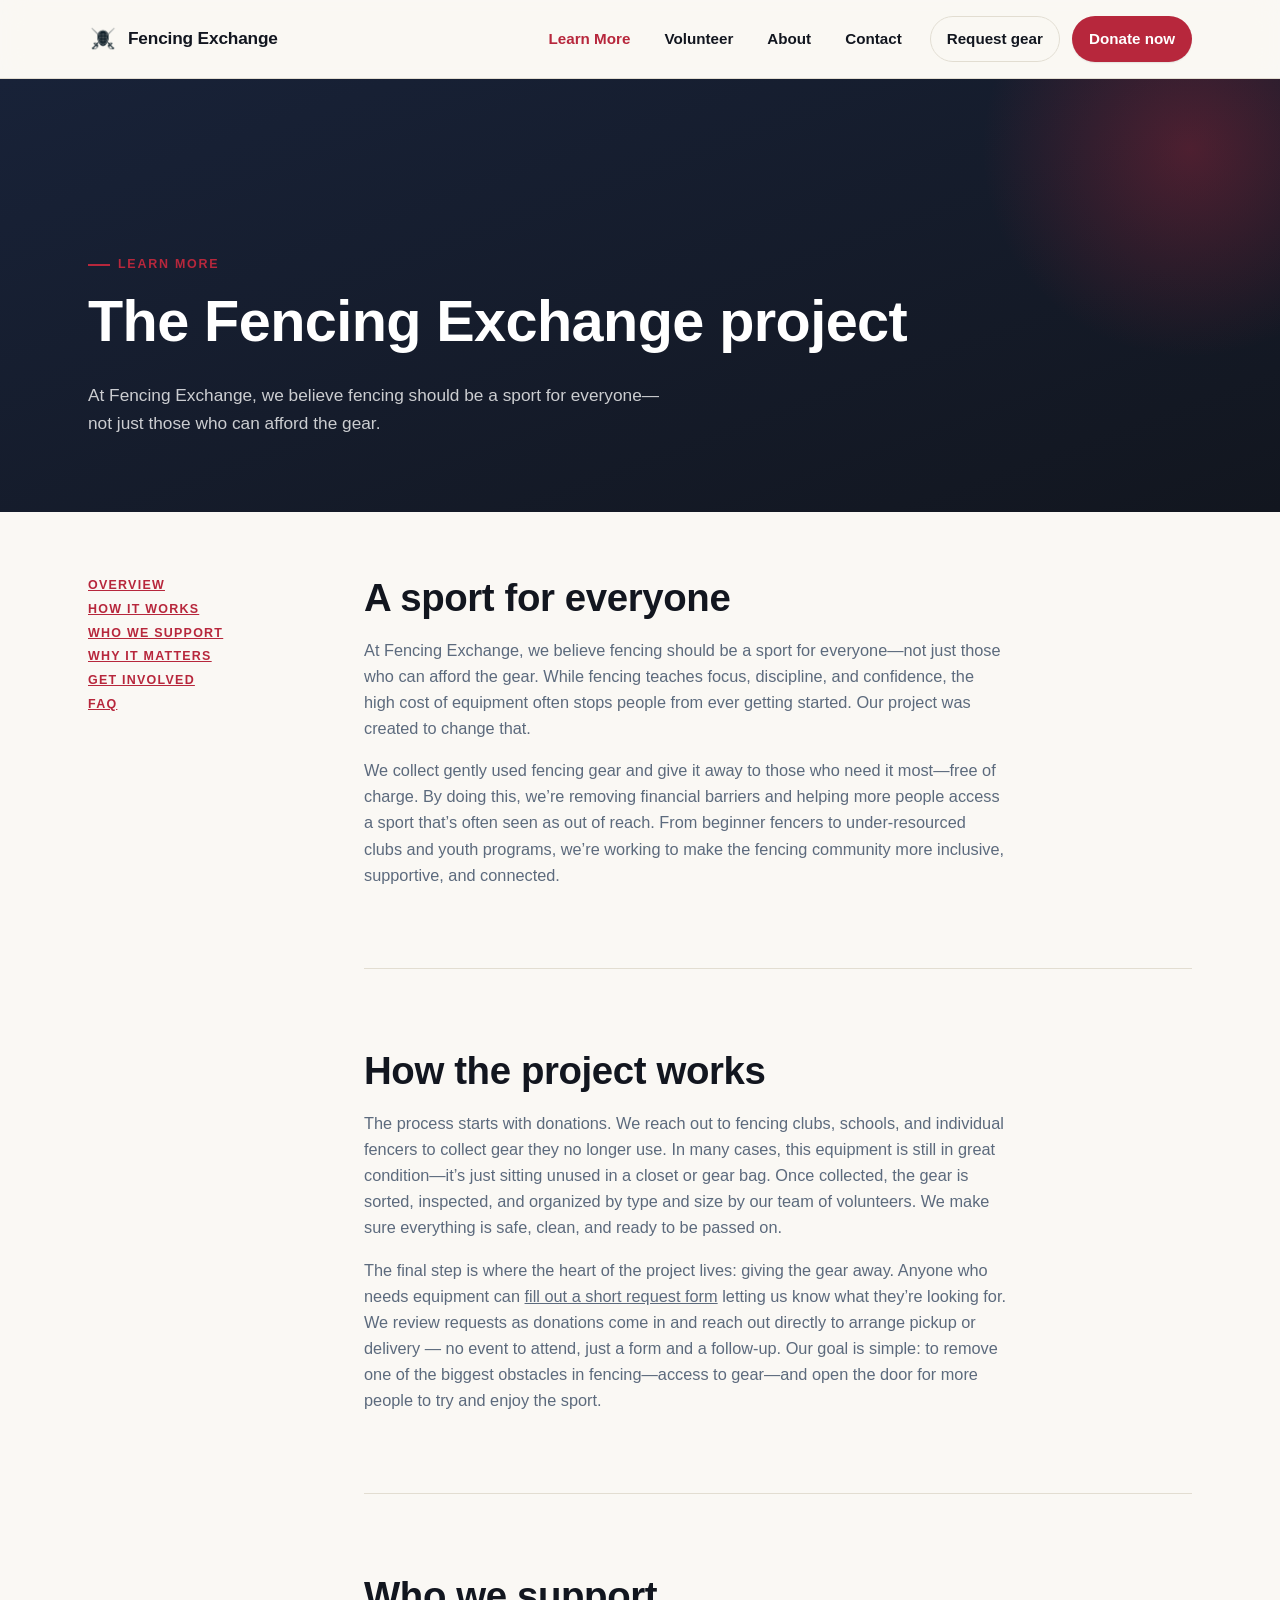
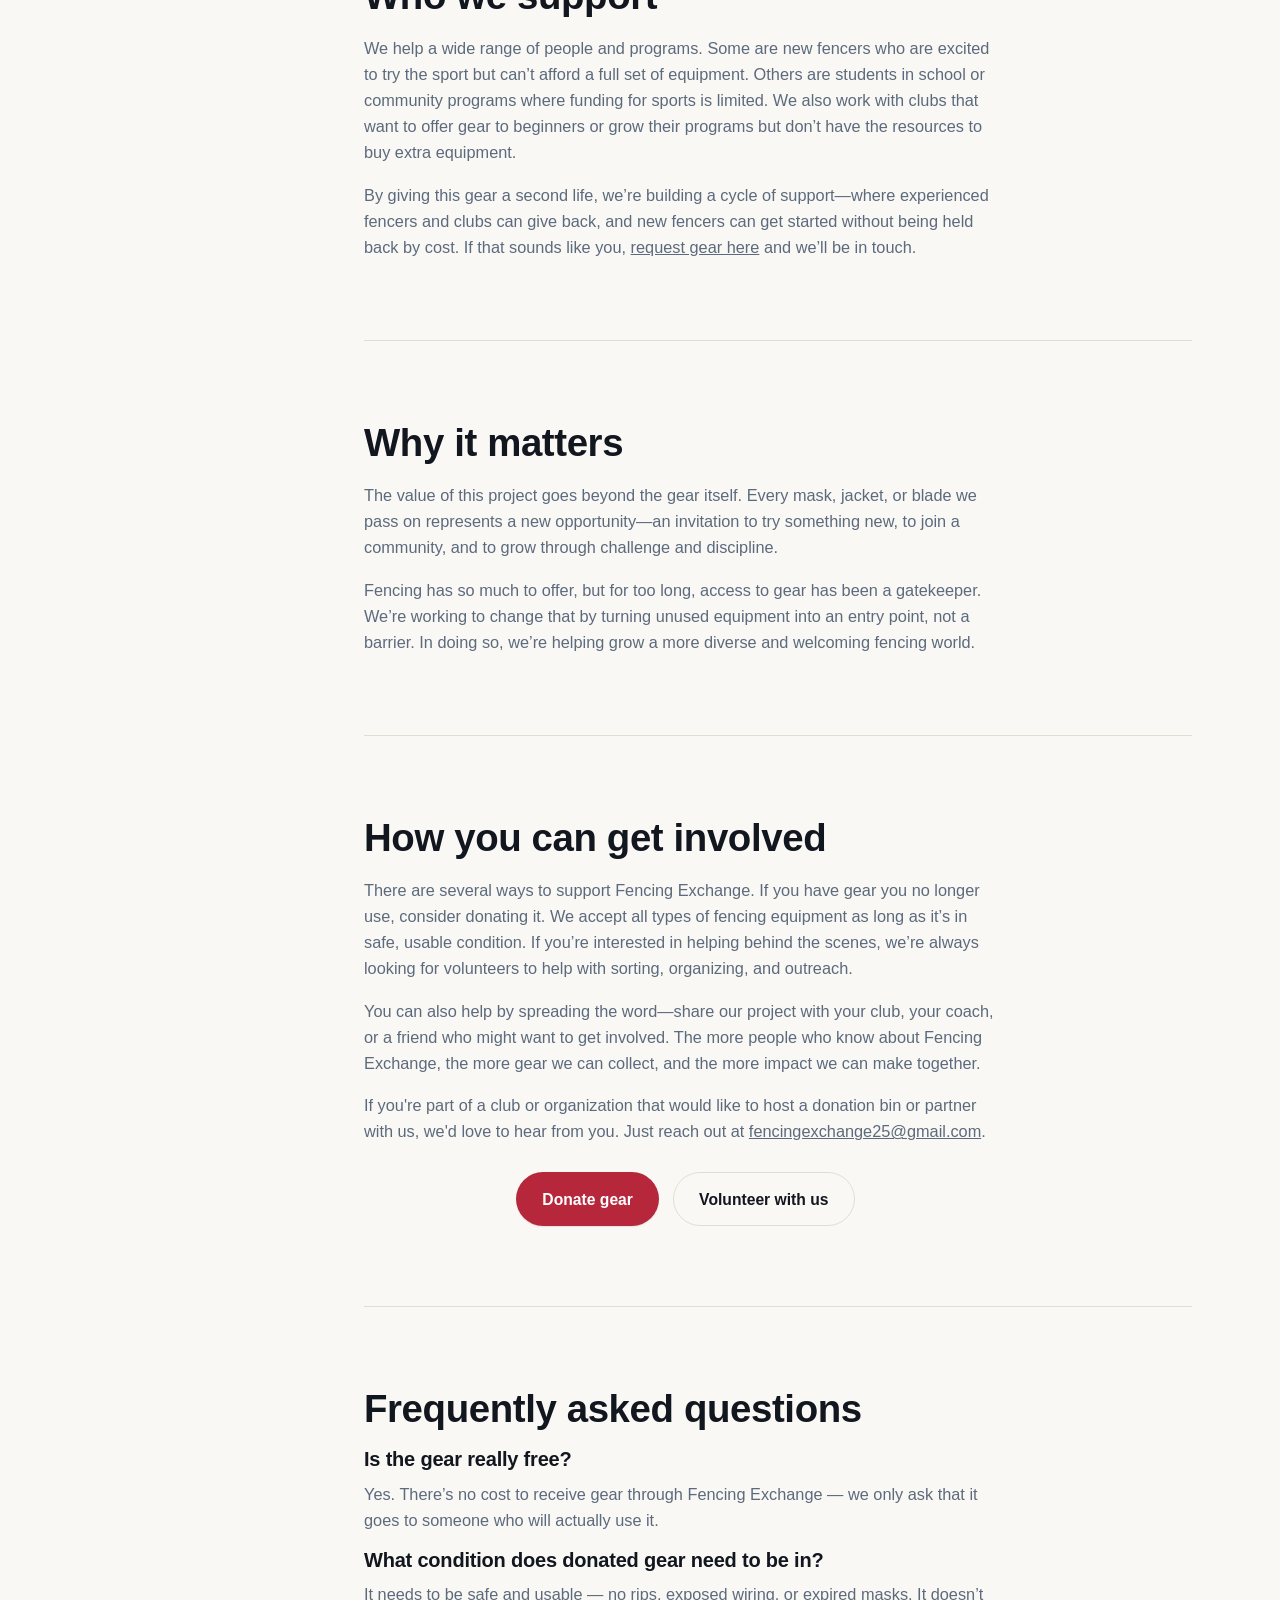
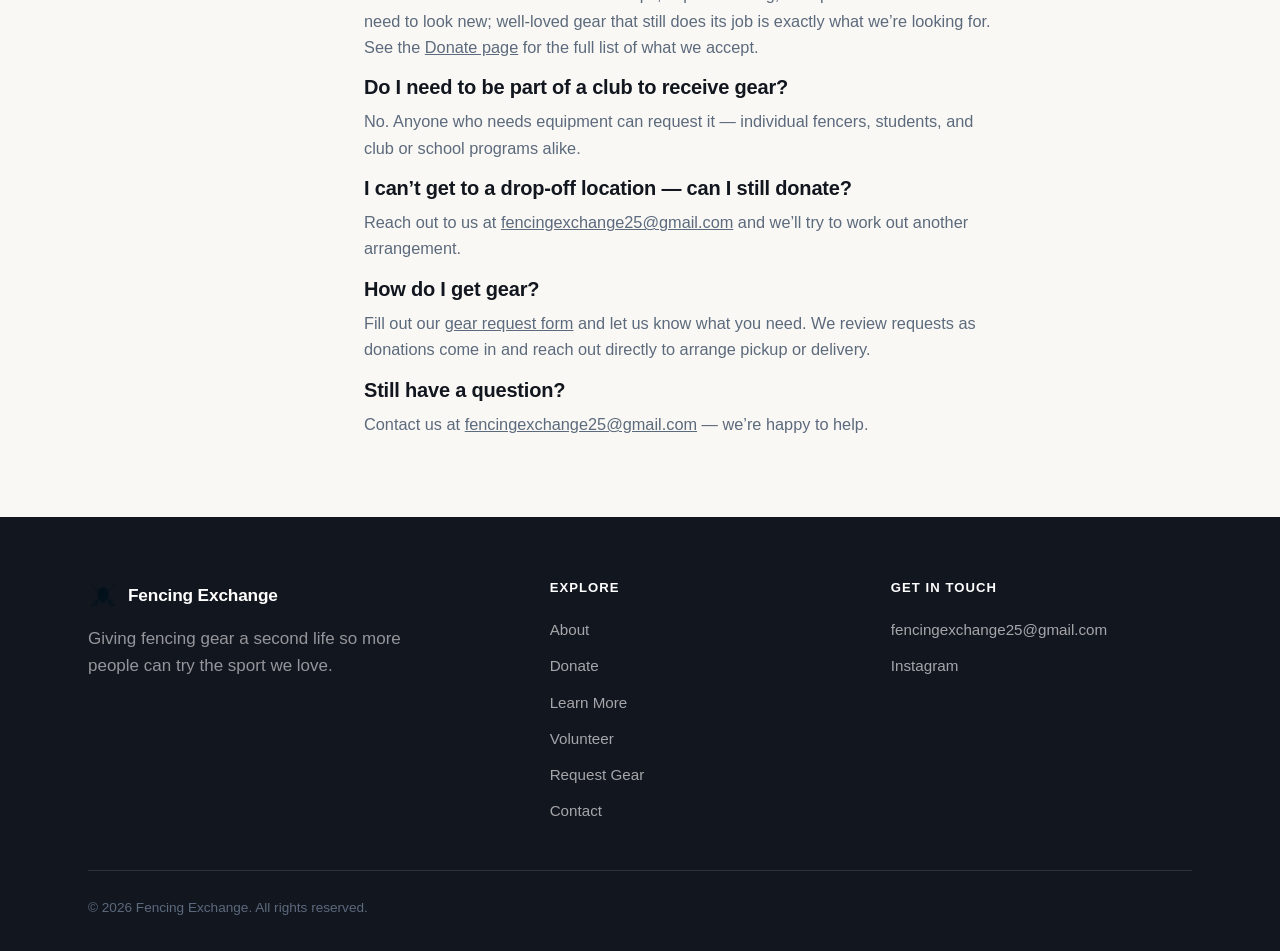
<file: learn-more.html>
<!DOCTYPE html>
<html lang="en">
<head>
<meta charset="UTF-8">
<meta name="viewport" content="width=device-width, initial-scale=1.0">
<title>Learn More &mdash; Fencing Exchange</title>
<meta name="description" content="Learn how Fencing Exchange collects donated gear and gives it away free to make the sport of fencing more accessible for everyone.">
<link rel="icon" type="image/png" href="images/favicon.png">
<link rel="stylesheet" href="css/style.css">
<!-- Google tag (gtag.js) -->
<script async src="https://www.googletagmanager.com/gtag/js?id=G-BZ4P0M7RHP"></script>
<script>
  window.dataLayer = window.dataLayer || [];
  function gtag(){dataLayer.push(arguments);}
  gtag('js', new Date());

  gtag('config', 'G-BZ4P0M7RHP');
</script>
</head>
<body>

<header class="site-header">
  <div class="wrap header-inner">
    <a class="logo" href="index.html">
      <img src="images/favicon.png" alt="" width="30" height="30">
      Fencing Exchange
    </a>
    <button class="nav-toggle" id="navToggle" aria-label="Toggle menu" aria-expanded="false">
      <span></span><span></span><span></span>
    </button>
    <nav class="main-nav" id="mainNav">
      <a href="learn-more.html" class="is-active">Learn More</a>
      <a href="volunteer.html">Volunteer</a>
      <a href="about.html">About</a>
      <a href="contact.html">Contact</a>
      <a class="btn btn-outline" href="request-gear.html">Request&nbsp;gear</a>
      <a class="btn btn-primary" href="donate.html">Donate&nbsp;now</a>
    </nav>
  </div>
</header>

<main>

  <section class="page-hero">
    <div class="wrap">
      <span class="eyebrow">Learn more</span>
      <h1>The Fencing Exchange project</h1>
      <p class="lede">At Fencing Exchange, we believe fencing should be a sport for everyone&mdash;not just those who can afford the gear.</p>
    </div>
  </section>

  <div class="wrap">
    <div class="article-grid">
      <nav class="article-index reveal" aria-label="Section navigation">
        <a href="#intro" class="step-no">Overview</a>
        <a href="#how-it-works" class="step-no">How it works</a>
        <a href="#who-we-support" class="step-no">Who we support</a>
        <a href="#why-it-matters" class="step-no">Why it matters</a>
        <a href="#get-involved" class="step-no">Get involved</a>
        <a href="#questions" class="step-no">FAQ</a>
      </nav>

      <div>
        <section id="intro" class="article-section reveal">
          <div class="article-body">
            <h2>A sport for everyone</h2>
            <p>At Fencing Exchange, we believe fencing should be a sport for everyone&mdash;not just those who can afford the gear. While fencing teaches focus, discipline, and confidence, the high cost of equipment often stops people from ever getting started. Our project was created to change that.</p>
            <p>We collect gently used fencing gear and give it away to those who need it most&mdash;free of charge. By doing this, we&rsquo;re removing financial barriers and helping more people access a sport that&rsquo;s often seen as out of reach. From beginner fencers to under-resourced clubs and youth programs, we&rsquo;re working to make the fencing community more inclusive, supportive, and connected.</p>
          </div>
        </section>

        <section id="how-it-works" class="article-section reveal">
          <div class="article-body">
            <h2>How the project works</h2>
            <p>The process starts with donations. We reach out to fencing clubs, schools, and individual fencers to collect gear they no longer use. In many cases, this equipment is still in great condition&mdash;it&rsquo;s just sitting unused in a closet or gear bag. Once collected, the gear is sorted, inspected, and organized by type and size by our team of volunteers. We make sure everything is safe, clean, and ready to be passed on.</p>
            <p>The final step is where the heart of the project lives: giving the gear away. Anyone who needs equipment can <a href="request-gear.html">fill out a short request form</a> letting us know what they&rsquo;re looking for. We review requests as donations come in and reach out directly to arrange pickup or delivery &mdash; no event to attend, just a form and a follow-up. Our goal is simple: to remove one of the biggest obstacles in fencing&mdash;access to gear&mdash;and open the door for more people to try and enjoy the sport.</p>
          </div>
        </section>

        <section id="who-we-support" class="article-section reveal">
          <div class="article-body">
            <h2>Who we support</h2>
            <p>We help a wide range of people and programs. Some are new fencers who are excited to try the sport but can&rsquo;t afford a full set of equipment. Others are students in school or community programs where funding for sports is limited. We also work with clubs that want to offer gear to beginners or grow their programs but don&rsquo;t have the resources to buy extra equipment.</p>
            <p>By giving this gear a second life, we&rsquo;re building a cycle of support&mdash;where experienced fencers and clubs can give back, and new fencers can get started without being held back by cost. If that sounds like you, <a href="request-gear.html">request gear here</a> and we&rsquo;ll be in touch.</p>
          </div>
        </section>

        <section id="why-it-matters" class="article-section reveal">
          <div class="article-body">
            <h2>Why it matters</h2>
            <p>The value of this project goes beyond the gear itself. Every mask, jacket, or blade we pass on represents a new opportunity&mdash;an invitation to try something new, to join a community, and to grow through challenge and discipline.</p>
            <p>Fencing has so much to offer, but for too long, access to gear has been a gatekeeper. We&rsquo;re working to change that by turning unused equipment into an entry point, not a barrier. In doing so, we&rsquo;re helping grow a more diverse and welcoming fencing world.</p>
          </div>
        </section>

        <section id="get-involved" class="article-section reveal">
          <div class="article-body">
            <h2>How you can get involved</h2>
            <p>There are several ways to support Fencing Exchange. If you have gear you no longer use, consider donating it. We accept all types of fencing equipment as long as it&rsquo;s in safe, usable condition. If you&rsquo;re interested in helping behind the scenes, we&rsquo;re always looking for volunteers to help with sorting, organizing, and outreach.</p>
            <p>You can also help by spreading the word&mdash;share our project with your club, your coach, or a friend who might want to get involved. The more people who know about Fencing Exchange, the more gear we can collect, and the more impact we can make together.</p>
            <p>If you're part of a club or organization that would like to host a donation bin or partner with us, we'd love to hear from you. Just reach out at <a href="mailto:fencingexchange25@gmail.com">fencingexchange25@gmail.com</a>.</p>
            <div class="hero-actions" style="margin-top:28px;">
              <a class="btn btn-primary" href="donate.html">Donate gear</a>
              <a class="btn btn-outline" href="volunteer.html">Volunteer with us</a>
            </div>
          </div>
        </section>

        <section id="questions" class="article-section reveal">
          <div class="article-body">
            <h2>Frequently asked questions</h2>

            <h3>Is the gear really free?</h3>
            <p>Yes. There&rsquo;s no cost to receive gear through Fencing Exchange &mdash; we only ask that it goes to someone who will actually use it.</p>

            <h3>What condition does donated gear need to be in?</h3>
            <p>It needs to be safe and usable &mdash; no rips, exposed wiring, or expired masks. It doesn&rsquo;t need to look new; well-loved gear that still does its job is exactly what we&rsquo;re looking for. See the <a href="donate.html">Donate page</a> for the full list of what we accept.</p>

            <h3>Do I need to be part of a club to receive gear?</h3>
            <p>No. Anyone who needs equipment can request it &mdash; individual fencers, students, and club or school programs alike.</p>

            <h3>I can&rsquo;t get to a drop-off location &mdash; can I still donate?</h3>
            <p>Reach out to us at <a href="mailto:fencingexchange25@gmail.com">fencingexchange25@gmail.com</a> and we&rsquo;ll try to work out another arrangement.</p>

            <h3>How do I get gear?</h3>
            <p>Fill out our <a href="request-gear.html">gear request form</a> and let us know what you need. We review requests as donations come in and reach out directly to arrange pickup or delivery.</p>

            <h3>Still have a question?</h3>
            <p>Contact us at <a href="mailto:fencingexchange25@gmail.com">fencingexchange25@gmail.com</a> &mdash; we&rsquo;re happy to help.</p>
          </div>
        </section>
      </div>
    </div>
  </div>

</main>

<footer class="site-footer">
  <div class="wrap">
    <div class="footer-inner">
      <div class="footer-brand">
        <a class="logo" href="index.html">
          <img src="images/favicon.png" alt="" width="30" height="30">
          Fencing Exchange
        </a>
        <p>Giving fencing gear a second life so more people can try the sport we love.</p>
      </div>
      <div class="footer-col">
        <h4>Explore</h4>
        <a href="about.html">About</a>
        <a href="donate.html">Donate</a>
        <a href="learn-more.html">Learn More</a>
        <a href="volunteer.html">Volunteer</a>
        <a href="request-gear.html">Request Gear</a>
        <a href="contact.html">Contact</a>
      </div>
      <div class="footer-col">
        <h4>Get in touch</h4>
        <a href="mailto:fencingexchange25@gmail.com">fencingexchange25@gmail.com</a>
        <a href="https://www.instagram.com/fencingexchange25/" target="_blank" rel="noopener">Instagram</a>
      </div>
    </div>
    <div class="footer-bottom">
      <p>&copy; <span id="year"></span> Fencing Exchange. All rights reserved.</p>
    </div>
  </div>
</footer>

<script src="js/script.js"></script>
</body>
</html>
</file>
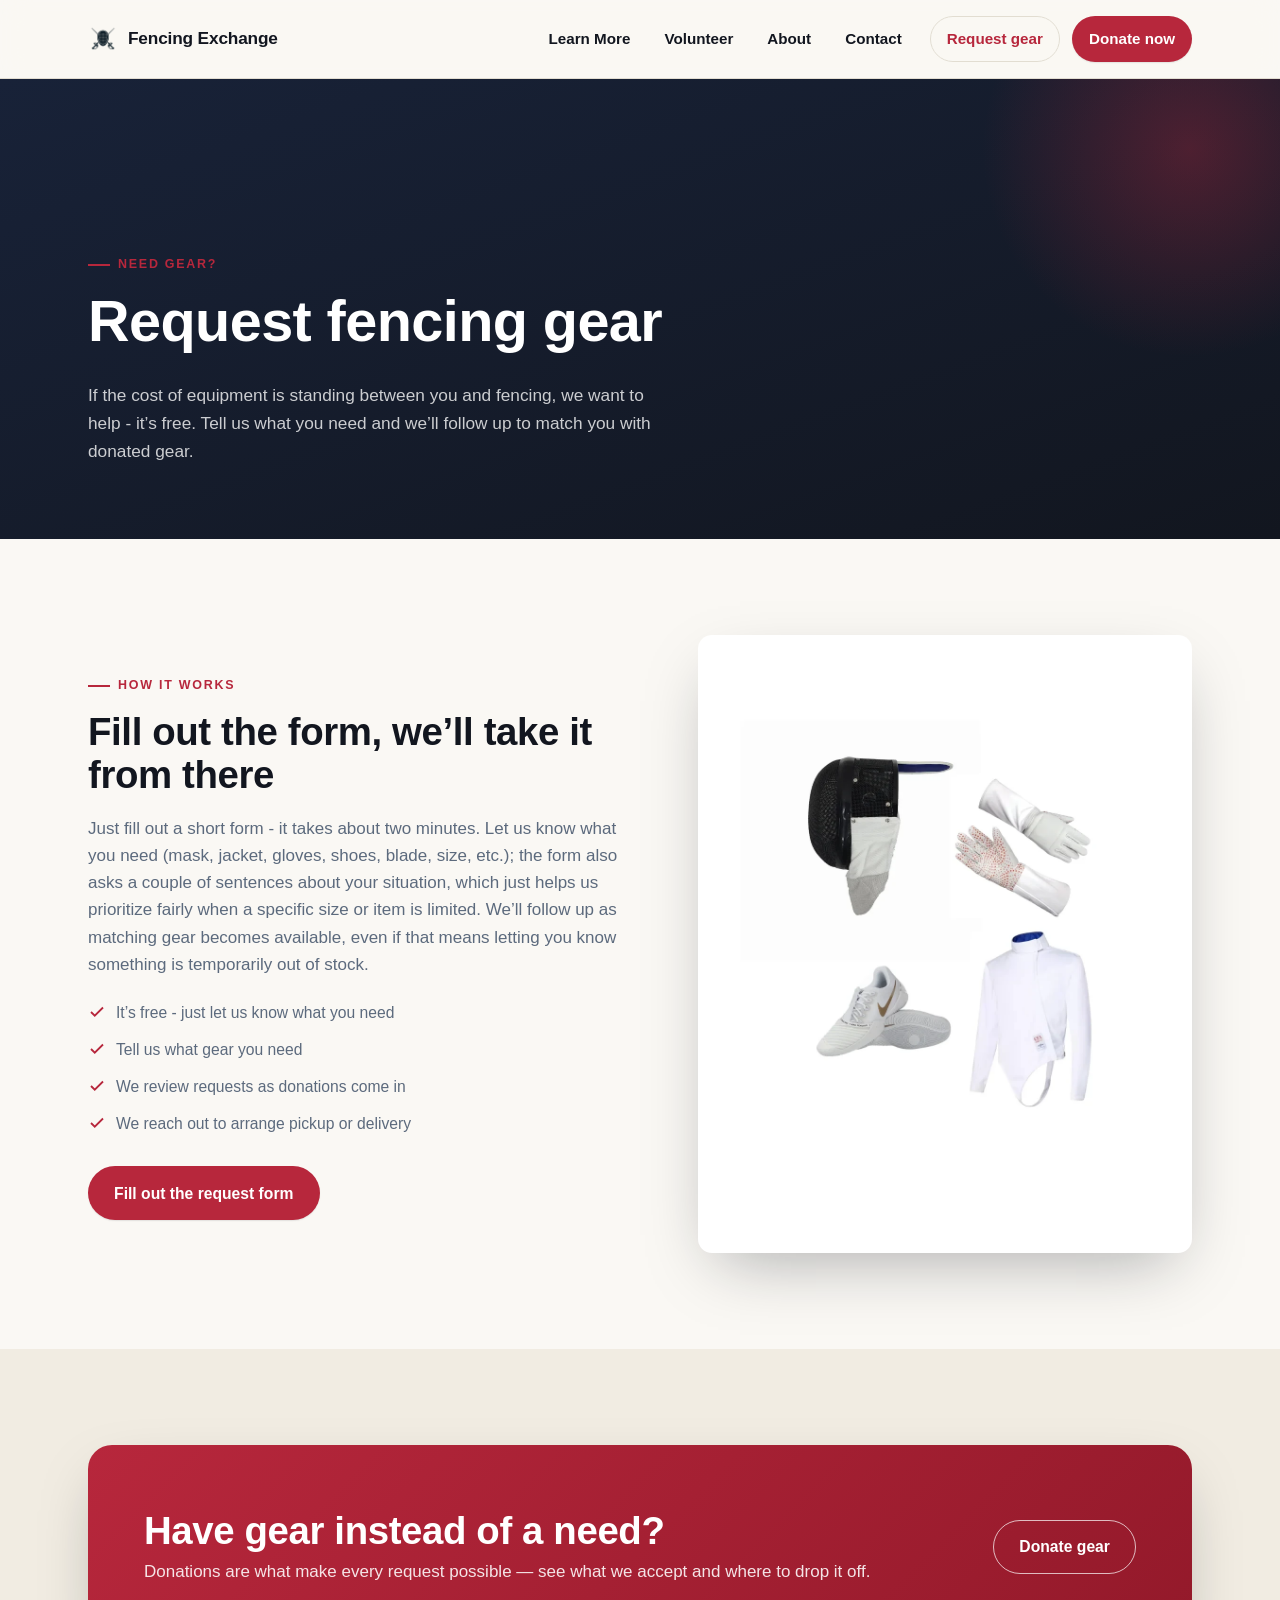
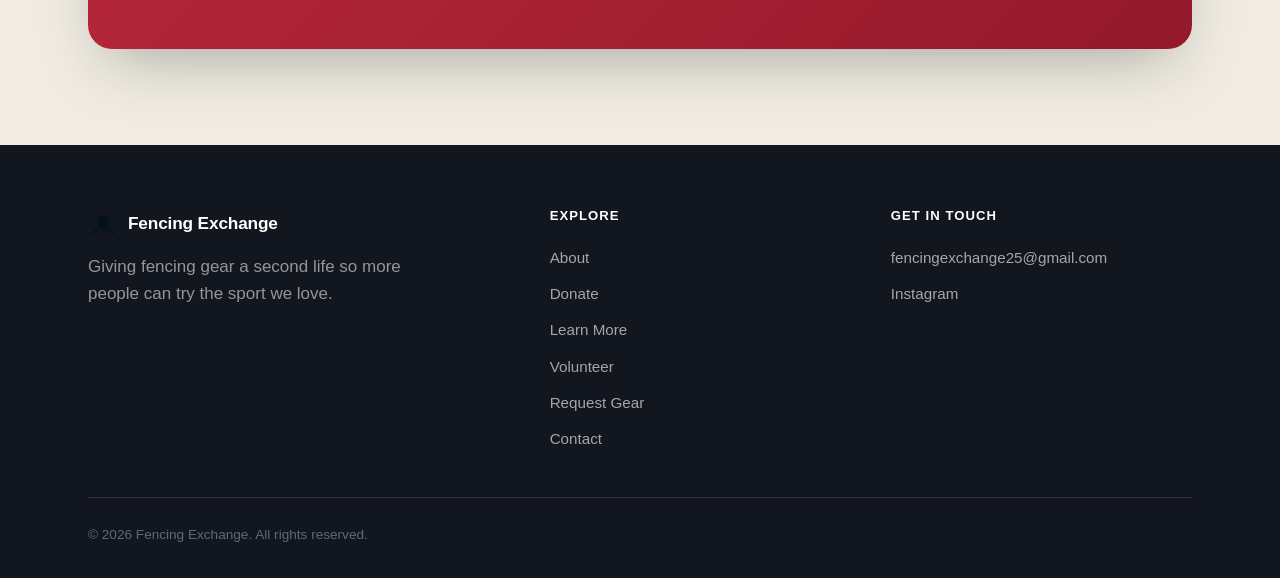
<file: request-gear.html>
<!DOCTYPE html>
<html lang="en">
<head>
<meta charset="UTF-8">
<meta name="viewport" content="width=device-width, initial-scale=1.0">
<title>Request Free Fencing Gear | Fencing Exchange</title>
<meta name="description" content="Need fencing gear? It's free. Fill out our short request form and we'll reach out to help match you with donated equipment as it becomes available.">
<link rel="icon" type="image/png" href="images/favicon.png">
<link rel="stylesheet" href="css/style.css">
<!-- Google tag (gtag.js) -->
<script async src="https://www.googletagmanager.com/gtag/js?id=G-BZ4P0M7RHP"></script>
<script>
  window.dataLayer = window.dataLayer || [];
  function gtag(){dataLayer.push(arguments);}
  gtag('js', new Date());

  gtag('config', 'G-BZ4P0M7RHP');
</script>
</head>
<body>

<header class="site-header">
  <div class="wrap header-inner">
    <a class="logo" href="index.html">
      <img src="images/favicon.png" alt="" width="30" height="30">
      Fencing Exchange
    </a>
    <button class="nav-toggle" id="navToggle" aria-label="Toggle menu" aria-expanded="false">
      <span></span><span></span><span></span>
    </button>
    <nav class="main-nav" id="mainNav">
      <a href="learn-more.html">Learn More</a>
      <a href="volunteer.html">Volunteer</a>
      <a href="about.html">About</a>
      <a href="contact.html">Contact</a>
      <a class="btn btn-outline is-active" href="request-gear.html">Request&nbsp;gear</a>
      <a class="btn btn-primary" href="donate.html">Donate&nbsp;now</a>
    </nav>
  </div>
</header>

<main>

  <section class="page-hero">
    <div class="wrap">
      <span class="eyebrow">Need gear?</span>
      <h1>Request fencing gear</h1>
      <p class="lede">If the cost of equipment is standing between you and fencing, we want to help - it&rsquo;s free. Tell us what you need and we&rsquo;ll follow up to match you with donated gear.</p>
    </div>
  </section>

  <section class="section">
    <div class="wrap split">
      <div class="split-copy reveal">
        <span class="eyebrow">How it works</span>
        <h2>Fill out the form, we&rsquo;ll take it from there</h2>
        <p>Just fill out a short form - it takes about two minutes. Let us know what you need (mask, jacket, gloves, shoes, blade, size, etc.); the form also asks a couple of sentences about your situation, which just helps us prioritize fairly when a specific size or item is limited. We&rsquo;ll follow up as matching gear becomes available, even if that means letting you know something is temporarily out of stock.</p>
        <ul class="check-list">
          <li>
            <svg width="18" height="18" viewBox="0 0 24 24" fill="none" stroke="currentColor" stroke-width="2.4"><path d="M20 6 9 17l-5-5"/></svg>
            It&rsquo;s free - just let us know what you need
          </li>
          <li>
            <svg width="18" height="18" viewBox="0 0 24 24" fill="none" stroke="currentColor" stroke-width="2.4"><path d="M20 6 9 17l-5-5"/></svg>
            Tell us what gear you need
          </li>
          <li>
            <svg width="18" height="18" viewBox="0 0 24 24" fill="none" stroke="currentColor" stroke-width="2.4"><path d="M20 6 9 17l-5-5"/></svg>
            We review requests as donations come in
          </li>
          <li>
            <svg width="18" height="18" viewBox="0 0 24 24" fill="none" stroke="currentColor" stroke-width="2.4"><path d="M20 6 9 17l-5-5"/></svg>
            We reach out to arrange pickup or delivery
          </li>
        </ul>
        <a class="btn btn-primary" href="https://docs.google.com/forms/d/e/1FAIpQLSeQI5MsEx8xb2N9vCNdEujXOrpJs86Rl9-oZUjuTNvbf68jfw/viewform?usp=header" target="_blank" rel="noopener">Fill out the request form</a>
      </div>
      <div class="split-media reveal">
        <img src="images/donate-preview.webp" alt="A collection of fencing gear including a mask, gloves, shoes, and jacket" style="object-fit:contain; background:#fff; padding:24px;">
      </div>
    </div>
  </section>

  <section class="section section-alt">
    <div class="wrap">
      <div class="cta-banner reveal">
        <div>
          <h2>Have gear instead of a need?</h2>
          <p>Donations are what make every request possible &mdash; see what we accept and where to drop it off.</p>
        </div>
        <a class="btn btn-ghost" href="donate.html">Donate gear</a>
      </div>
    </div>
  </section>

</main>

<footer class="site-footer">
  <div class="wrap">
    <div class="footer-inner">
      <div class="footer-brand">
        <a class="logo" href="index.html">
          <img src="images/favicon.png" alt="" width="30" height="30">
          Fencing Exchange
        </a>
        <p>Giving fencing gear a second life so more people can try the sport we love.</p>
      </div>
      <div class="footer-col">
        <h4>Explore</h4>
        <a href="about.html">About</a>
        <a href="donate.html">Donate</a>
        <a href="learn-more.html">Learn More</a>
        <a href="volunteer.html">Volunteer</a>
        <a href="request-gear.html">Request Gear</a>
        <a href="contact.html">Contact</a>
      </div>
      <div class="footer-col">
        <h4>Get in touch</h4>
        <a href="mailto:fencingexchange25@gmail.com">fencingexchange25@gmail.com</a>
        <a href="https://www.instagram.com/fencingexchange25/" target="_blank" rel="noopener">Instagram</a>
      </div>
    </div>
    <div class="footer-bottom">
      <p>&copy; <span id="year"></span> Fencing Exchange. All rights reserved.</p>
    </div>
  </div>
</footer>

<script src="js/script.js"></script>
</body>
</html>
</file>
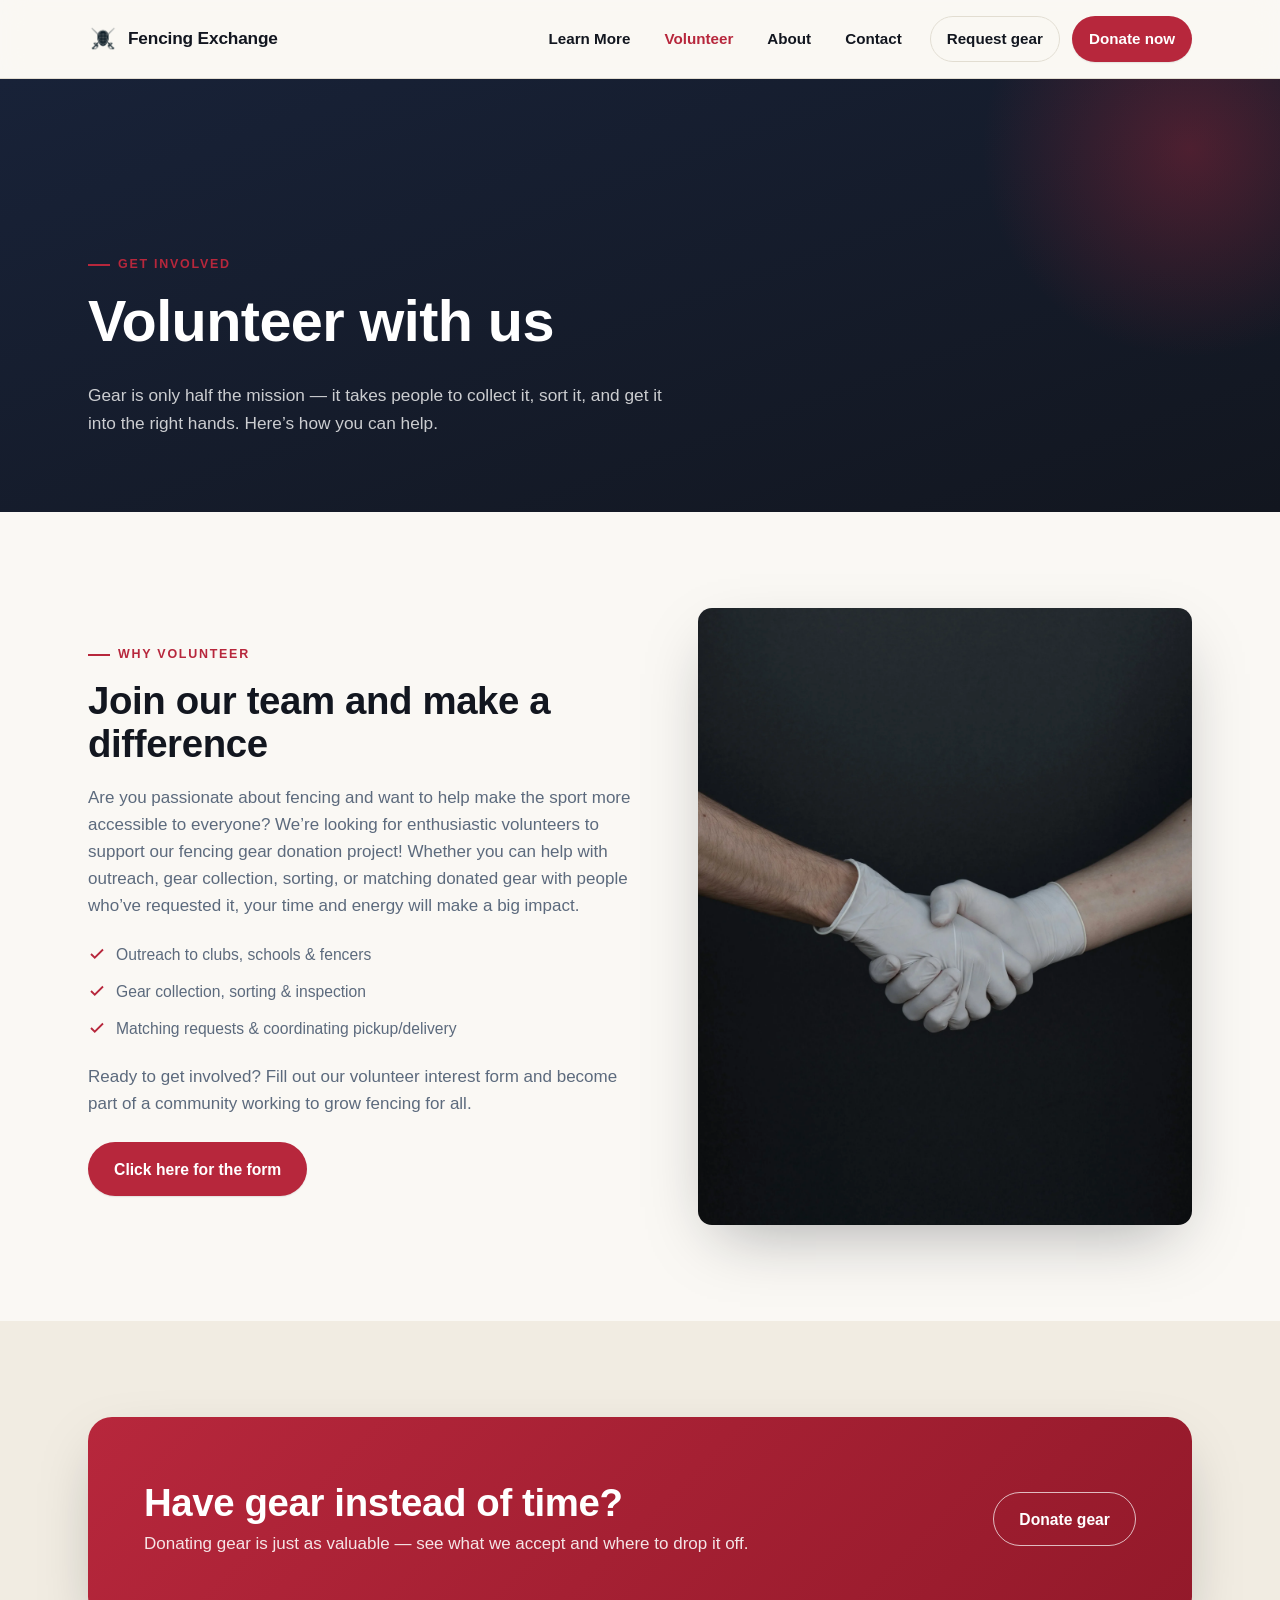
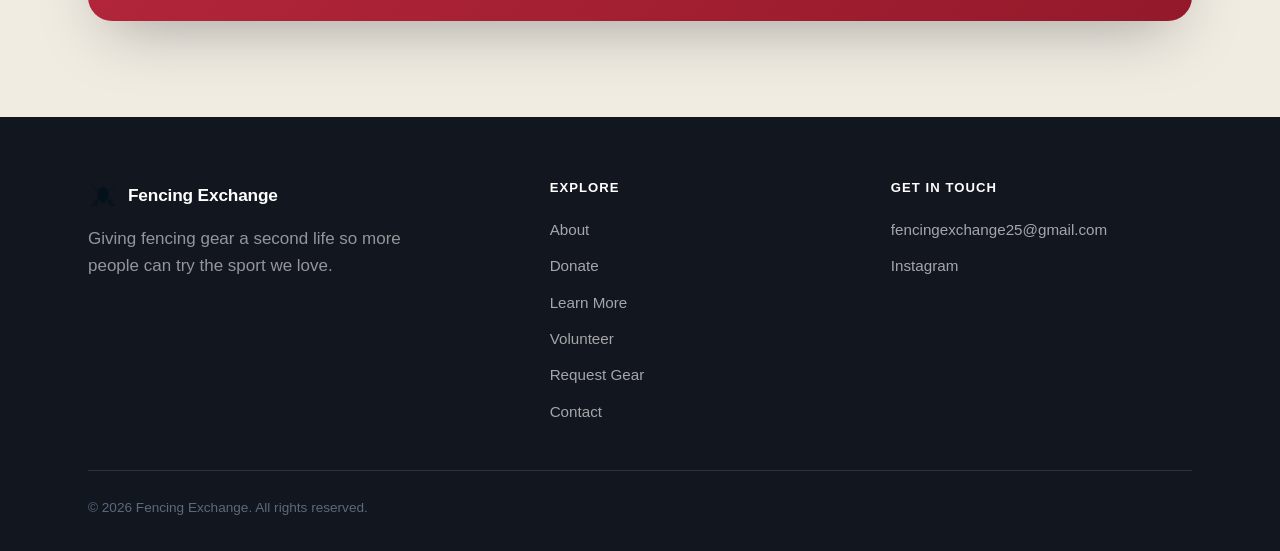
<file: volunteer.html>
<!DOCTYPE html>
<html lang="en">
<head>
<meta charset="UTF-8">
<meta name="viewport" content="width=device-width, initial-scale=1.0">
<title>Volunteer | Get Involved &mdash; Fencing Exchange</title>
<meta name="description" content="Volunteer with Fencing Exchange. Help with outreach, gear sorting, and matching donated gear with requests to make fencing accessible to more people.">
<link rel="icon" type="image/png" href="images/favicon.png">
<link rel="stylesheet" href="css/style.css">
<!-- Google tag (gtag.js) -->
<script async src="https://www.googletagmanager.com/gtag/js?id=G-BZ4P0M7RHP"></script>
<script>
  window.dataLayer = window.dataLayer || [];
  function gtag(){dataLayer.push(arguments);}
  gtag('js', new Date());

  gtag('config', 'G-BZ4P0M7RHP');
</script>
</head>
<body>

<header class="site-header">
  <div class="wrap header-inner">
    <a class="logo" href="index.html">
      <img src="images/favicon.png" alt="" width="30" height="30">
      Fencing Exchange
    </a>
    <button class="nav-toggle" id="navToggle" aria-label="Toggle menu" aria-expanded="false">
      <span></span><span></span><span></span>
    </button>
    <nav class="main-nav" id="mainNav">
      <a href="learn-more.html">Learn More</a>
      <a href="volunteer.html" class="is-active">Volunteer</a>
      <a href="about.html">About</a>
      <a href="contact.html">Contact</a>
      <a class="btn btn-outline" href="request-gear.html">Request&nbsp;gear</a>
      <a class="btn btn-primary" href="donate.html">Donate&nbsp;now</a>
    </nav>
  </div>
</header>

<main>

  <section class="page-hero">
    <div class="wrap">
      <span class="eyebrow">Get involved</span>
      <h1>Volunteer with us</h1>
      <p class="lede">Gear is only half the mission &mdash; it takes people to collect it, sort it, and get it into the right hands. Here&rsquo;s how you can help.</p>
    </div>
  </section>

  <section class="section">
    <div class="wrap split">
      <div class="split-copy reveal">
        <span class="eyebrow">Why volunteer</span>
        <h2>Join our team and make a difference</h2>
        <p>Are you passionate about fencing and want to help make the sport more accessible to everyone? We&rsquo;re looking for enthusiastic volunteers to support our fencing gear donation project! Whether you can help with outreach, gear collection, sorting, or matching donated gear with people who&rsquo;ve requested it, your time and energy will make a big impact.</p>
        <ul class="check-list">
          <li>
            <svg width="18" height="18" viewBox="0 0 24 24" fill="none" stroke="currentColor" stroke-width="2.4"><path d="M20 6 9 17l-5-5"/></svg>
            Outreach to clubs, schools &amp; fencers
          </li>
          <li>
            <svg width="18" height="18" viewBox="0 0 24 24" fill="none" stroke="currentColor" stroke-width="2.4"><path d="M20 6 9 17l-5-5"/></svg>
            Gear collection, sorting &amp; inspection
          </li>
          <li>
            <svg width="18" height="18" viewBox="0 0 24 24" fill="none" stroke="currentColor" stroke-width="2.4"><path d="M20 6 9 17l-5-5"/></svg>
            Matching requests &amp; coordinating pickup/delivery
          </li>
        </ul>
        <p>Ready to get involved? Fill out our volunteer interest form and become part of a community working to grow fencing for all.</p>
        <a class="btn btn-primary" href="https://docs.google.com/forms/d/e/1FAIpQLSe7-Kqkb0urJgJBsDTYruanzjs3lzuNVFDpyqOxr3dmHneKTg/viewform?usp=header" target="_blank" rel="noopener">Click here for the form</a>
      </div>
      <div class="split-media reveal">
        <img src="images/fencing-action.webp" alt="Two people shaking hands, symbolizing community partnership">
      </div>
    </div>
  </section>

  <section class="section section-alt">
    <div class="wrap">
      <div class="cta-banner reveal">
        <div>
          <h2>Have gear instead of time?</h2>
          <p>Donating gear is just as valuable &mdash; see what we accept and where to drop it off.</p>
        </div>
        <a class="btn btn-ghost" href="donate.html">Donate gear</a>
      </div>
    </div>
  </section>

</main>

<footer class="site-footer">
  <div class="wrap">
    <div class="footer-inner">
      <div class="footer-brand">
        <a class="logo" href="index.html">
          <img src="images/favicon.png" alt="" width="30" height="30">
          Fencing Exchange
        </a>
        <p>Giving fencing gear a second life so more people can try the sport we love.</p>
      </div>
      <div class="footer-col">
        <h4>Explore</h4>
        <a href="about.html">About</a>
        <a href="donate.html">Donate</a>
        <a href="learn-more.html">Learn More</a>
        <a href="volunteer.html">Volunteer</a>
        <a href="request-gear.html">Request Gear</a>
        <a href="contact.html">Contact</a>
      </div>
      <div class="footer-col">
        <h4>Get in touch</h4>
        <a href="mailto:fencingexchange25@gmail.com">fencingexchange25@gmail.com</a>
        <a href="https://www.instagram.com/fencingexchange25/" target="_blank" rel="noopener">Instagram</a>
      </div>
    </div>
    <div class="footer-bottom">
      <p>&copy; <span id="year"></span> Fencing Exchange. All rights reserved.</p>
    </div>
  </div>
</footer>

<script src="js/script.js"></script>
</body>
</html>
</file>
<file: css/style.css>
/* ========================================================
   Fencing Exchange — base styles
   ======================================================== */

:root {
  --ink: #12161f;
  --navy: #182238;
  --navy-2: #22304d;
  --paper: #faf8f4;
  --paper-2: #f1ece2;
  --steel: #5c6a7d;
  --line: #e2ddd1;
  --crimson: #b7273c;
  --crimson-dark: #93192a;
  --gold: #c79a4b;

  --font-display: -apple-system, "Segoe UI", "Helvetica Neue", Arial, sans-serif;
  --font-body: -apple-system, "Segoe UI", "Helvetica Neue", Arial, sans-serif;

  --container: 1160px;
  --radius: 14px;
  --shadow-sm: 0 1px 2px rgba(18, 22, 31, 0.06), 0 1px 1px rgba(18, 22, 31, 0.04);
  --shadow-md: 0 12px 32px -12px rgba(18, 22, 31, 0.25);
  --shadow-lg: 0 24px 64px -20px rgba(18, 22, 31, 0.35);
}

* { box-sizing: border-box; }
html { scroll-behavior: smooth; }

body {
  margin: 0;
  background: var(--paper);
  color: var(--ink);
  font-family: var(--font-body);
  font-size: 17px;
  line-height: 1.6;
  -webkit-font-smoothing: antialiased;
}

img { max-width: 100%; display: block; }

h1, h2, h3, h4 {
  font-family: var(--font-display);
  font-weight: 700;
  line-height: 1.12;
  margin: 0 0 0.5em;
  letter-spacing: -0.01em;
}

h1 { font-size: clamp(2.3rem, 5vw, 3.6rem); }
h2 { font-size: clamp(1.7rem, 3.2vw, 2.4rem); }
h3 { font-size: 1.25rem; }

p { margin: 0 0 1em; color: var(--steel); }
p:last-child { margin-bottom: 0; }

a { color: inherit; }

.wrap {
  max-width: var(--container);
  margin: 0 auto;
  padding: 0 28px;
}

.eyebrow {
  display: inline-flex;
  align-items: center;
  gap: 8px;
  font-size: 0.78rem;
  font-weight: 700;
  letter-spacing: 0.14em;
  text-transform: uppercase;
  color: var(--crimson);
  margin-bottom: 14px;
}
.eyebrow::before {
  content: "";
  width: 22px;
  height: 2px;
  background: var(--crimson);
  display: inline-block;
}

/* ---------- buttons ---------- */
.btn {
  display: inline-flex;
  align-items: center;
  gap: 8px;
  padding: 0.85em 1.6em;
  border-radius: 999px;
  font-weight: 600;
  font-size: 0.98rem;
  text-decoration: none;
  border: 1px solid transparent;
  cursor: pointer;
  transition: transform 0.18s ease, box-shadow 0.18s ease, background 0.18s ease, color 0.18s ease, border-color .18s ease;
  white-space: nowrap;
}
.btn:active { transform: translateY(1px); }

.btn-primary {
  background: var(--crimson);
  color: #fff;
  box-shadow: var(--shadow-sm);
}
.btn-primary:hover { background: var(--crimson-dark); box-shadow: var(--shadow-md); transform: translateY(-2px); }

.btn-ghost {
  background: transparent;
  color: #fff;
  border-color: rgba(255,255,255,0.55);
}
.btn-ghost:hover { background: rgba(255,255,255,0.12); border-color: #fff; }

.btn-outline {
  background: transparent;
  color: var(--ink);
  border-color: var(--line);
}
.btn-outline:hover { border-color: var(--ink); transform: translateY(-2px); }

.btn-dark {
  background: var(--navy);
  color: #fff;
}
.btn-dark:hover { background: var(--ink); transform: translateY(-2px); box-shadow: var(--shadow-md); }

/* ---------- header ---------- */
.site-header {
  position: sticky;
  top: 0;
  z-index: 100;
  background: rgba(250, 248, 244, 0.86);
  backdrop-filter: saturate(180%) blur(14px);
  -webkit-backdrop-filter: saturate(180%) blur(14px);
  border-bottom: 1px solid var(--line);
  transition: box-shadow 0.2s ease;
}
.site-header.is-scrolled { box-shadow: 0 6px 20px -14px rgba(18,22,31,0.35); }

.header-inner {
  display: flex;
  align-items: center;
  justify-content: space-between;
  height: 78px;
}

.logo {
  display: flex;
  align-items: center;
  gap: 10px;
  font-family: var(--font-display);
  font-weight: 800;
  font-size: 1.08rem;
  letter-spacing: -0.01em;
  text-decoration: none;
  color: var(--ink);
}
.logo img { width: 30px; height: 30px; }

.main-nav {
  display: flex;
  align-items: center;
  gap: 2px;
}
.main-nav a {
  text-decoration: none;
  color: var(--ink);
  font-weight: 600;
  font-size: 0.95rem;
  padding: 10px 16px;
  border-radius: 999px;
  transition: background 0.15s ease, color 0.15s ease;
}
.main-nav a:hover { background: var(--paper-2); }
.main-nav a.is-active { color: var(--crimson); }

.main-nav .btn { margin-left: 10px; }
.main-nav .btn-primary { color: #fff; }
.main-nav .btn-primary:hover { background: var(--crimson-dark); color: #fff; }

.nav-toggle {
  display: none;
  flex-direction: column;
  justify-content: center;
  gap: 5px;
  width: 40px;
  height: 40px;
  border: none;
  background: none;
  cursor: pointer;
}
.nav-toggle span {
  width: 22px;
  height: 2px;
  background: var(--ink);
  transition: transform 0.2s ease, opacity 0.2s ease;
}

/* ---------- hero ---------- */
.hero {
  position: relative;
  min-height: 60vh;
  display: flex;
  color: #fff;
  overflow: hidden;
}
.hero-media {
  position: absolute;
  inset: 0;
  z-index: 0;
}
.hero-media img {
  width: 100%;
  height: 100%;
  object-fit: cover;
  object-position: center 30%;
}
.hero-media::after {
  content: "";
  position: absolute;
  inset: 0;
  background:
    linear-gradient(180deg, rgba(10,13,20,0.78) 0%, rgba(15,20,30,0.12) 42%, rgba(15,20,30,0.12) 58%, rgba(10,13,20,0.68) 100%);
}
.hero-inner {
  position: relative;
  z-index: 1;
  display: flex;
  flex-direction: column;
  align-items: center;
  justify-content: space-between;
  padding-top: 84px;
  padding-bottom: 64px;
  max-width: 760px;
  text-align: center;
}
.hero-inner p.lede {
  color: rgba(255,255,255,0.86);
  font-size: 1.15rem;
  max-width: 46ch;
}
.hero-actions {
  display: flex;
  gap: 14px;
  flex-wrap: wrap;
  justify-content: center;
}

.page-hero {
  position: relative;
  color: #fff;
  padding: 168px 0 74px;
  background: linear-gradient(160deg, var(--navy) 0%, var(--ink) 100%);
  overflow: hidden;
}
.page-hero::before {
  content: "";
  position: absolute;
  top: -140px;
  right: -120px;
  width: 420px;
  height: 420px;
  border-radius: 50%;
  background: radial-gradient(circle, rgba(183,39,60,0.35), transparent 70%);
}
.page-hero .wrap { position: relative; }
.page-hero p.lede {
  color: rgba(255,255,255,0.78);
  max-width: 60ch;
  font-size: 1.08rem;
}

/* ---------- sections ---------- */
.section {
  padding: 96px 0;
}
.section-alt { background: var(--paper-2); }
.section-navy {
  background: linear-gradient(160deg, var(--navy) 0%, var(--ink) 100%);
  color: #fff;
}
.section-navy p { color: rgba(255,255,255,0.72); }
.section-navy .eyebrow { color: #e08b96; }
.section-navy .eyebrow::before { background: #e08b96; }

.section-head {
  max-width: 640px;
  margin-bottom: 48px;
}
.section-head.center {
  margin-left: auto;
  margin-right: auto;
  text-align: center;
}

/* about / split layout */
.split {
  display: grid;
  grid-template-columns: 1.05fr 0.95fr;
  gap: 64px;
  align-items: center;
}
#about .split {
  align-items: start;
}
.split.reverse .split-media { order: 2; }
.split.reverse .split-copy { order: 1; }
.split-media img {
  border-radius: var(--radius);
  box-shadow: var(--shadow-lg);
  aspect-ratio: 4/5;
  object-fit: cover;
  object-position: top;
  width: 100%;
}
.split-copy .btn { margin-top: 8px; }

/* donation CTA banner */
.cta-banner {
  border-radius: 24px;
  background: linear-gradient(135deg, var(--crimson) 0%, var(--crimson-dark) 100%);
  color: #fff;
  padding: 64px 56px;
  display: flex;
  align-items: center;
  justify-content: space-between;
  gap: 32px;
  flex-wrap: wrap;
  box-shadow: var(--shadow-lg);
}
.cta-banner h2 { margin-bottom: 6px; }
.cta-banner p { color: rgba(255,255,255,0.88); margin: 0; }
.cta-banner .btn-ghost { border-color: rgba(255,255,255,0.7); }

/* locations */
.locations-grid {
  display: grid;
  grid-template-columns: repeat(auto-fit, minmax(240px, 1fr));
  gap: 20px;
}
.location-card {
  display: block;
  background: #fff;
  border: 1px solid var(--line);
  border-radius: var(--radius);
  padding: 26px 24px;
  text-decoration: none;
  color: inherit;
  transition: transform 0.18s ease, box-shadow 0.18s ease, border-color .18s ease;
}
.location-card:hover {
  transform: translateY(-4px);
  box-shadow: var(--shadow-md);
  border-color: transparent;
}
.location-card:hover h3 { color: var(--crimson); }
.location-card .pin {
  width: 38px;
  height: 38px;
  border-radius: 10px;
  background: var(--paper-2);
  display: flex;
  align-items: center;
  justify-content: center;
  margin-bottom: 16px;
  color: var(--crimson);
}
.location-card h3 { font-size: 1.05rem; margin-bottom: 6px; text-decoration: underline; transition: color 0.15s ease; }
.location-card p { font-size: 0.94rem; margin: 0; color: var(--steel); }

/* volunteer / feature split with icon list */
.check-list { list-style: none; margin: 22px 0; padding: 0; display: grid; gap: 12px; }
.check-list li {
  display: flex;
  align-items: flex-start;
  gap: 10px;
  color: var(--steel);
  font-size: 0.98rem;
}
.check-list li svg { flex: none; margin-top: 3px; color: var(--crimson); }

/* team grid */
.team-grid {
  display: grid;
  grid-template-columns: repeat(auto-fit, minmax(210px, 1fr));
  gap: 28px;
}
.team-card { text-align: left; }
.team-photo {
  border-radius: var(--radius);
  overflow: hidden;
  aspect-ratio: 4/5;
  margin-bottom: 16px;
  box-shadow: var(--shadow-sm);
  background: var(--paper-2);
}
.team-photo img { width: 100%; height: 100%; object-fit: cover; transition: transform .4s ease; }
.team-card:hover .team-photo img { transform: scale(1.05); }
.team-card h3 { margin-bottom: 2px; font-size: 1.08rem; }
.team-card .role { color: var(--crimson); font-weight: 600; font-size: 0.88rem; }

/* article / learn-more page */
.article-section { padding: 80px 0; border-bottom: 1px solid var(--line); scroll-margin-top: 20px; }
.article-section:last-of-type { border-bottom: none; }
.article-grid > div > .article-section:first-child { padding-top: 0; scroll-margin-top: 100px; }
.article-grid {
  display: grid;
  grid-template-columns: 220px 1fr;
  gap: 56px;
  margin-top: 64px;
}
.article-index {
  position: sticky;
  top: 110px;
  align-self: start;
  display: flex;
  flex-direction: column;
  gap: 4px;
}
.article-index .step-no {
  font-size: 0.78rem;
  font-weight: 700;
  letter-spacing: 0.1em;
  color: var(--crimson);
  text-transform: uppercase;
}
.article-body { max-width: 68ch; }
.article-body p { font-size: 1.02rem; }
.article-body h2 { margin-bottom: 18px; }

/* contact */
.contact-card {
  max-width: 640px;
  margin: 0 auto;
  text-align: center;
  background: #fff;
  border: 1px solid var(--line);
  border-radius: 24px;
  padding: 72px 48px;
  box-shadow: var(--shadow-md);
  position: relative;
}
.contact-icon {
  width: 68px;
  height: 68px;
  margin: 0 auto 26px;
}
.contact-card p { font-size: 1.08rem; max-width: 42ch; margin-left: auto; margin-right: auto; }
.contact-links {
  display: flex;
  justify-content: center;
  flex-wrap: wrap;
  gap: 14px;
  margin-top: 28px;
}
.contact-email,
.contact-instagram { display: inline-flex; }

/* footer */
.site-footer {
  background: var(--ink);
  color: rgba(255,255,255,0.65);
  padding: 64px 0 32px;
}
.footer-inner {
  display: grid;
  grid-template-columns: 1.4fr 1fr 1fr;
  gap: 40px;
  padding-bottom: 40px;
  border-bottom: 1px solid rgba(255,255,255,0.12);
}
.footer-brand .logo { color: #fff; }
.footer-brand p { margin-top: 14px; color: rgba(255,255,255,0.55); max-width: 34ch; }
.footer-col h4 {
  color: #fff;
  font-size: 0.82rem;
  letter-spacing: 0.08em;
  text-transform: uppercase;
  margin-bottom: 16px;
}
.footer-col a {
  display: block;
  text-decoration: none;
  color: rgba(255,255,255,0.62);
  padding: 6px 0;
  font-size: 0.95rem;
  transition: color 0.15s ease;
}
.footer-col a:hover { color: #fff; }
.footer-bottom {
  display: flex;
  justify-content: space-between;
  align-items: center;
  padding-top: 26px;
  font-size: 0.85rem;
  color: rgba(255,255,255,0.4);
  flex-wrap: wrap;
  gap: 10px;
}

/* reveal-on-scroll (progressive enhancement — visible by default so
   content never depends on JS/IntersectionObserver timing) */
.reveal {
  opacity: 1;
  transform: none;
  transition: opacity 0.7s ease, transform 0.7s ease;
}
.reveal.reveal-pending {
  opacity: 0;
  transform: translateY(24px);
}
.reveal.is-visible {
  opacity: 1;
  transform: translateY(0);
}
@media (prefers-reduced-motion: reduce) {
  .reveal, .reveal.reveal-pending { opacity: 1; transform: none; transition: none; }
}

/* ---------- responsive ---------- */
@media (max-width: 900px) {
  .split { grid-template-columns: 1fr; gap: 36px; }
  .split.reverse .split-media { order: 1; }
  .split.reverse .split-copy { order: 2; }
  .split-media img { aspect-ratio: 16/10; }
  .article-grid { grid-template-columns: 1fr; }
  .article-index { position: static; flex-direction: row; flex-wrap: wrap; gap: 10px 20px; }
  .footer-inner { grid-template-columns: 1fr 1fr; }
  .footer-brand { grid-column: 1 / -1; }
}

@media (max-width: 720px) {
  .main-nav {
    position: absolute;
    top: 78px;
    left: 0;
    right: 0;
    background: var(--paper);
    border-bottom: 1px solid var(--line);
    flex-direction: column;
    align-items: stretch;
    padding: 10px 20px 20px;
    gap: 4px;
    display: none;
    box-shadow: var(--shadow-md);
  }
  .main-nav.is-open { display: flex; }
  .main-nav a { padding: 12px 10px; }
  .main-nav .btn { margin: 10px 0 0; text-align: center; justify-content: center; }
  .nav-toggle { display: flex; }

  .hero { min-height: 46vh; }
  .hero-inner { padding-top: 56px; padding-bottom: 48px; }
  .hero-actions .btn { flex: 1; justify-content: center; }

  .cta-banner { flex-direction: column; text-align: center; padding: 44px 28px; }
  .cta-banner > div:last-child { width: 100%; }
  .cta-banner .btn { width: 100%; justify-content: center; }

  .section { padding: 64px 0; }
  .page-hero { padding: 130px 0 56px; }

  .footer-inner { grid-template-columns: 1fr; }
  .footer-bottom { flex-direction: column; align-items: flex-start; }
}

.nav-toggle.is-active span:nth-child(1) { transform: translateY(7px) rotate(45deg); }
.nav-toggle.is-active span:nth-child(2) { opacity: 0; }
.nav-toggle.is-active span:nth-child(3) { transform: translateY(-7px) rotate(-45deg); }
</file>
